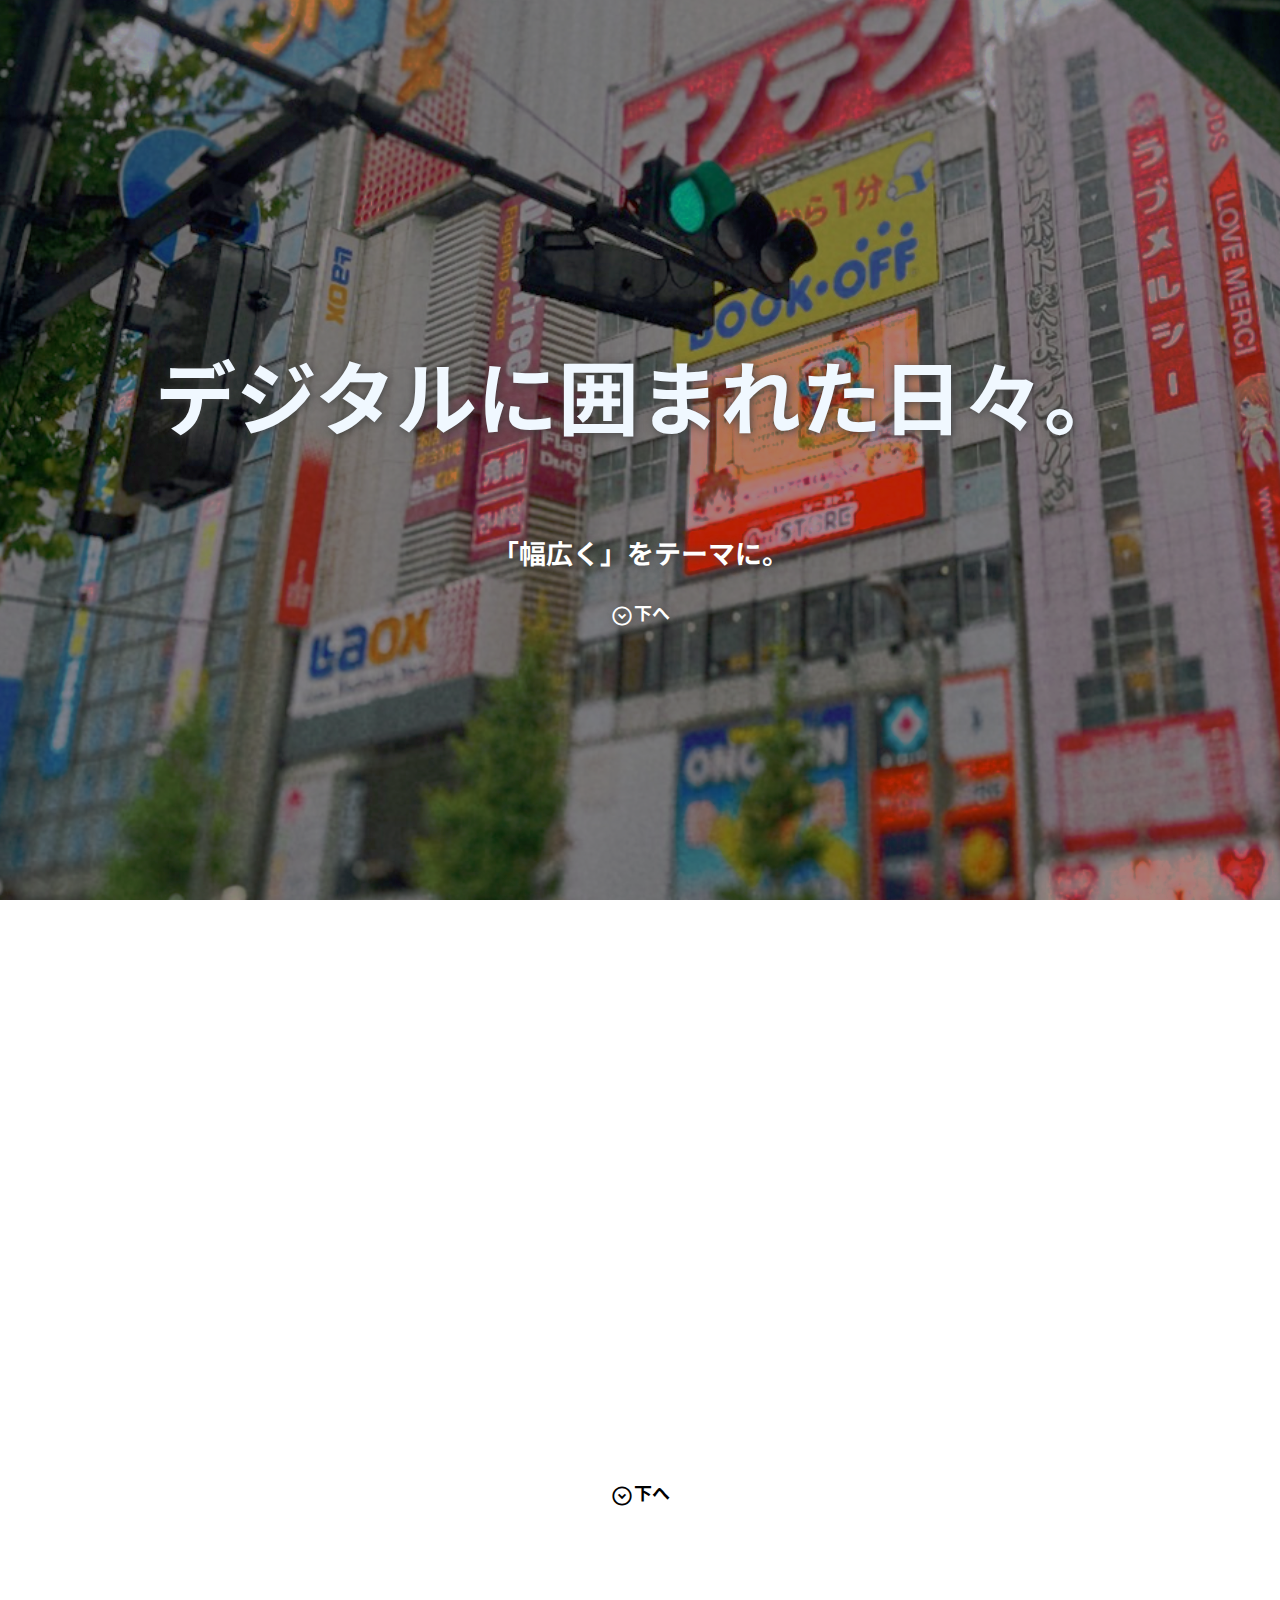
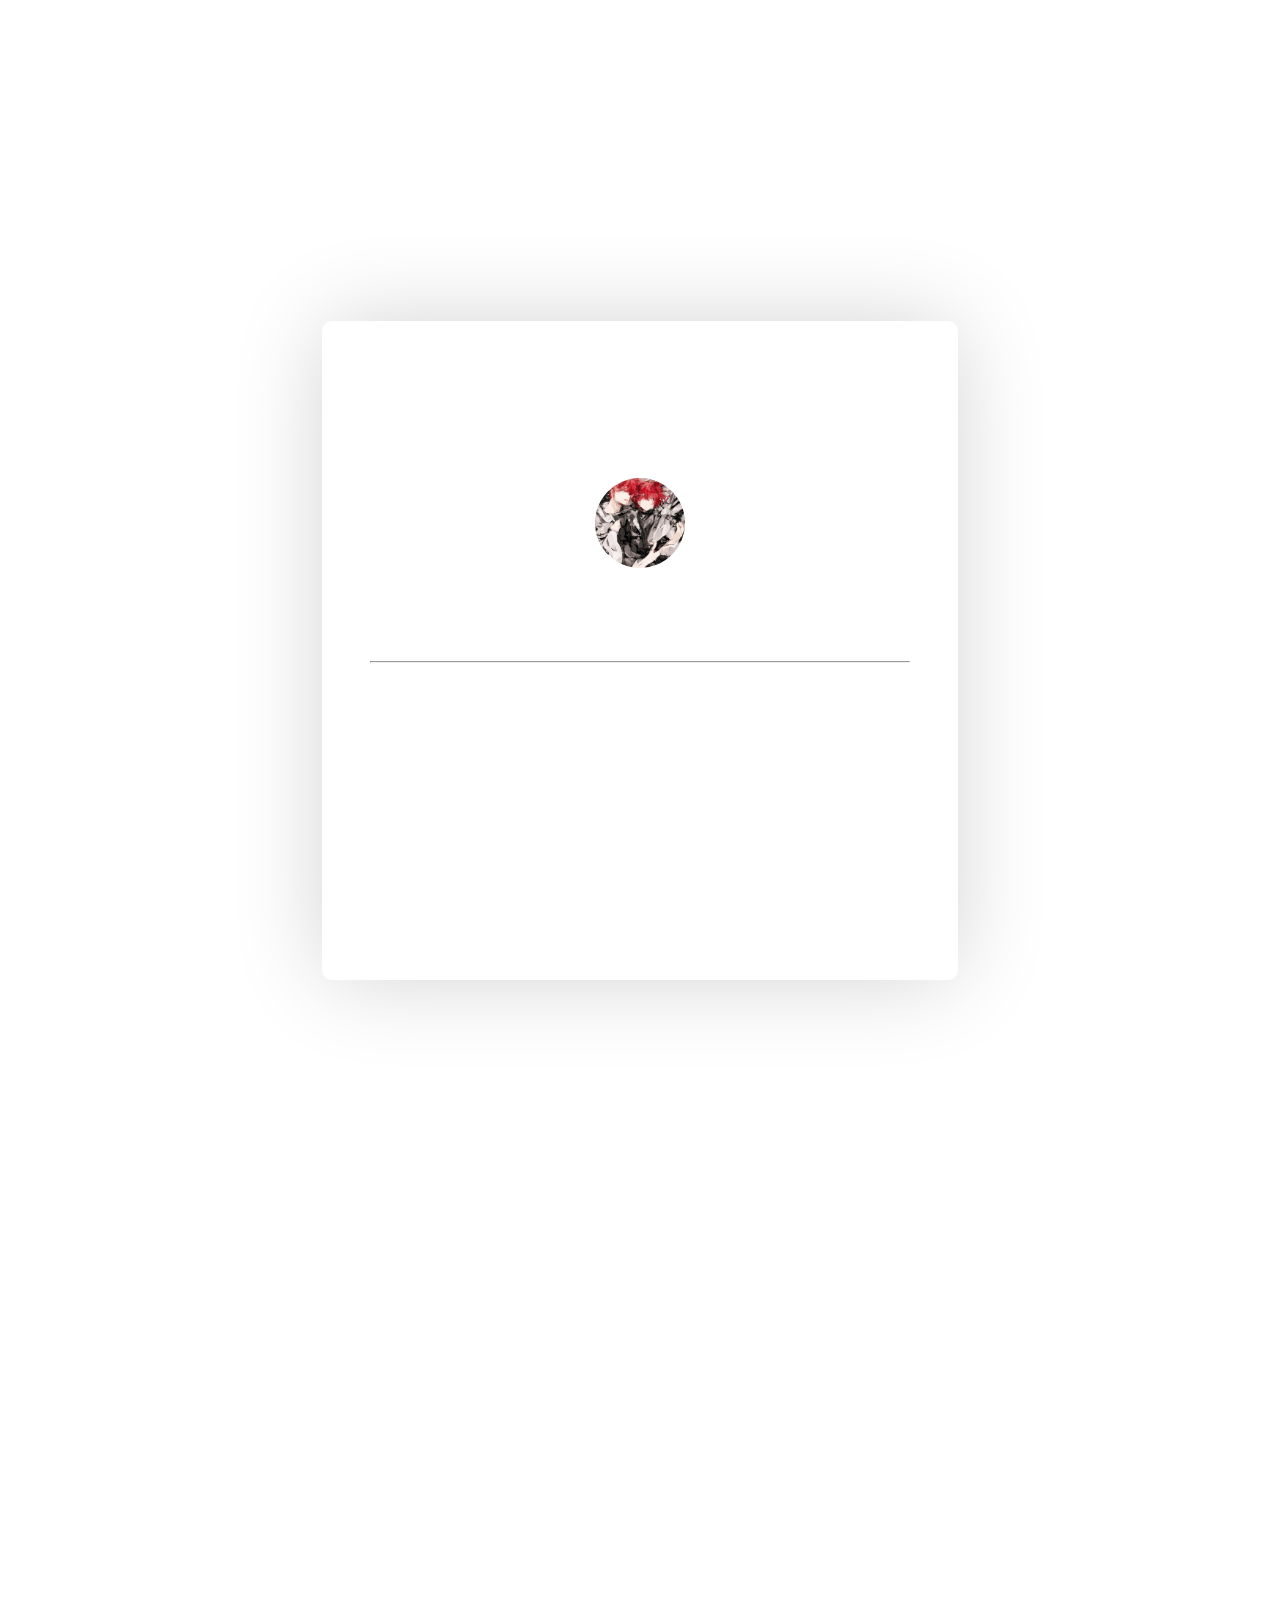
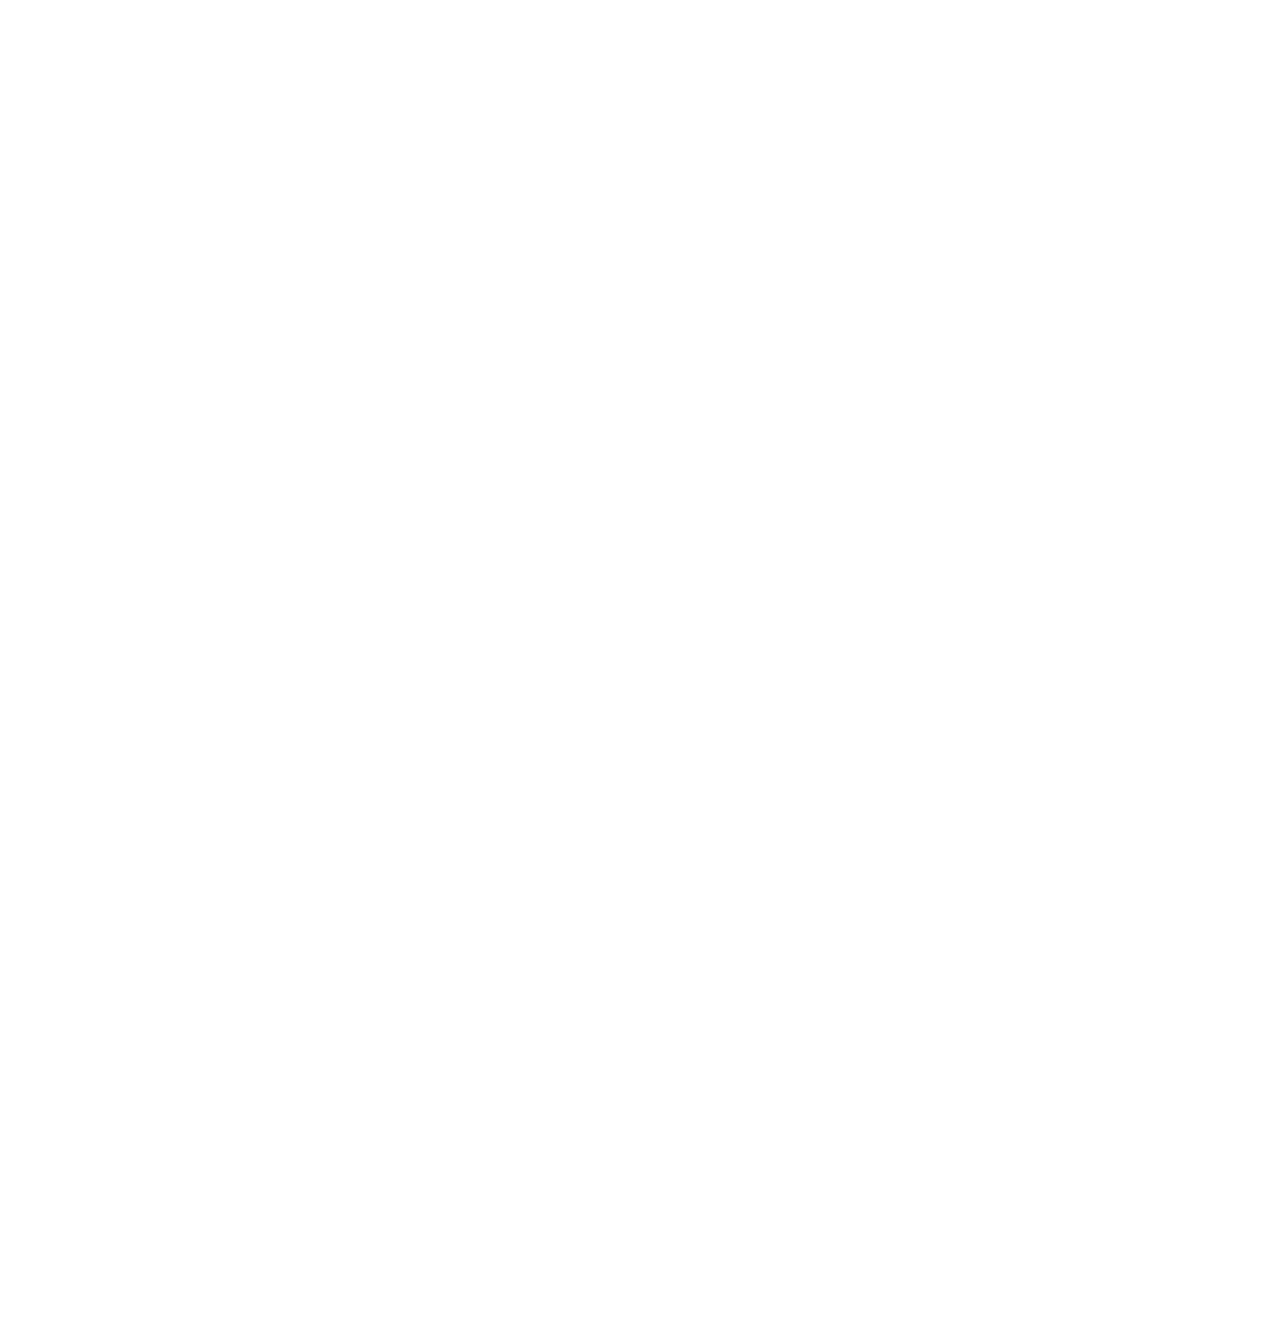
<file: index.html>
<!DOCTYPE html>
<html>

<head>
    <!--Javascriptが有効になっていない場合の警告表示-->
    <noscript>
        <div style="background-color: rgb(255, 255, 255); min-height: 110vh;">
            <h1>エラー</h1>
            <h3>Javascriptを有効にしてください。</h3>
        </div>
        <style>
            body {
                scrollbar-width: none;
                -ms-overflow-style: none;
                overflow: hidden;
            }
        </style>
    </noscript>
    <!--HTML初期設定-->
    <meta charset="UTF-8">
    <meta name="viewport" content="width=device-width, initial-scale=1">
    <!--icoの設定-->
    <link rel="shortcut icon" href="img/favicon.ico">
    <!--フォント/CSSの読み込み-->
    <link rel="preconnect" href="https://fonts.googleapis.com">
    <link rel="preconnect" href="https://fonts.gstatic.com" crossorigin>
    <link href="https://fonts.googleapis.com/css2?family=Noto+Sans+JP:wght@100;300;400;500;700;900&display=swap"
        rel="stylesheet">
    <link rel="stylesheet"
        href="https://fonts.googleapis.com/css2?family=Material+Symbols+Outlined:opsz,wght,FILL,GRAD@20..48,100..700,0..1,-50..200" />
    <link rel="stylesheet" type="text/css" href="css/style.css">
    <!--jQueryの読み込み-->
    <script src="https://code.jquery.com/jquery-3.6.3.js"
        integrity="sha256-nQLuAZGRRcILA+6dMBOvcRh5Pe310sBpanc6+QBmyVM=" crossorigin="anonymous"></script>
    <!--SEOなど-->
    <title>Ehor.work｜Ehorのホームページ</title>
    <meta name="description" content="えほが自身で制作したホームページになります。私はいろいろな便利ツールや、WEBアプリなどを制作しています。
    制作したWEBアプリなどはこのサイトで見ることができます。" />
    <!--OCG設定-->
    <meta property="og:type" content="website" />
    <meta property="og:title" content="えほ.work" />
    <meta property="og:image" content="img/icon.png" />
    <meta property="og:url" content="https://ehor.work" />
    <meta property="og:site_name" content="Ehor｜公式WEBサイト" />
    <meta property="og:description" content="えほが自身で制作したホームページになります。私はいろいろな便利ツールや、WEBアプリなどを制作しています。
        制作したWEBアプリなどはこのサイトで見ることができます。" />
    <meta name="robots" content="noarchive">
</head>
<!--ヘッダー読み込み-->
<div id="header"></div>

<body>
    <div class="akihabara">
        <div class="hero anim">
            <div class="center">
                <p style="font-size: 9vh; color: aliceblue;  animation: bg 2.6s cubic-bezier(0.22, 1, 0.36, 1) forwards;"
                    class="bold">デジタルに囲まれた日々。</p>
                <p style="font-size: 3vh;  animation: bg 2.6s cubic-bezier(0.22, 1, 0.36, 1) forwards;" class="bold">
                    「幅広く」をテーマに。</p>
                <p style="font-size: 2vh; animation: bg 2.6s cubic-bezier(0.22, 1, 0.36, 1) forwards;" class="bold">
                    <span class="material-symbols-outlined">
                        expand_circle_down
                    </span>下へ</p>
            </div>
        </div>
    </div>
    <div class="hero">
        <div class="center">
            <div class="center">
                <p class="fade_anm anm bold" style="font-size: 7vh">はじめまして。</p>
                <p class="fade_anm anm bold" style="font-size: 4vh">私はえほと言います。</p>
                <p style="font-size: 2vh; animation: bg 2.6s cubic-bezier(0.22, 1, 0.36, 1) forwards;" class="bold">
                    <span class="material-symbols-outlined">
                        expand_circle_down
                    </span>下へ</p>
            </div>
        </div>
    </div>
    <div class="hero anm bold">
        <div class="box">
            <p class="fade_anm" style="font-size: 3.5vh; text-align: center;">\ プロフィール /</p>
            <div class="center">
                <img src="img/icon.jpg" class="icon">
                <p class="fade_anm" style="font-size: 3vh;">
                    えほ/Ehor</p>
            </div>
            <hr>
            <p class="fade_anm" style="font-size: 2vh;">（私をハッシュタグで表すと...）</p>
            <p class="fade_anm" style="font-size: 3vh; text-align: left;">＃<span id="age"></span></p>
            <p class="fade_anm" style="font-size: 3vh; text-align: left;">＃オタク</p>
            <p class="fade_anm" style="font-size: 3vh; text-align: left;">＃WEBアプリ開発</p>
        </div>
    </div>

    <div class="comment">
        <div class="hero fade_anm anm bold">
            <ul>
                <li style="margin-left: 6em;">動画編集</li><br>
                <li style="margin-left: 10em;">3DCG</li><br>
                <li style="margin-left: 3em;">WEB制作</li><br>
                <li style="margin-left: 10em;">画像編集</li><br>
                <li style="margin-left: 2em;">作曲</li><br>
                <li style="margin-left: 5em;">ゲーム</li><br>
                <li style="margin-left: 7em;">デザイン</li><br>
                <li style="margin-left: 14em;">プログラミング</li><br>
            </ul>
        </div>
    </div>
    <div class="hero fade_anm anm bold">
        <div class="center">
            <p style="font-size: 5vh;" class="bold">いろんなことを</p>
            <p style="font-size: 3vh;" class="bold">「幅広く」やっています。</p>
        </div>
    </div>
</body>

</html>
<script src="js/header.js"></script>
<script src="js/anm.js"></script>
<script src="js/main.js"></script>
</file>
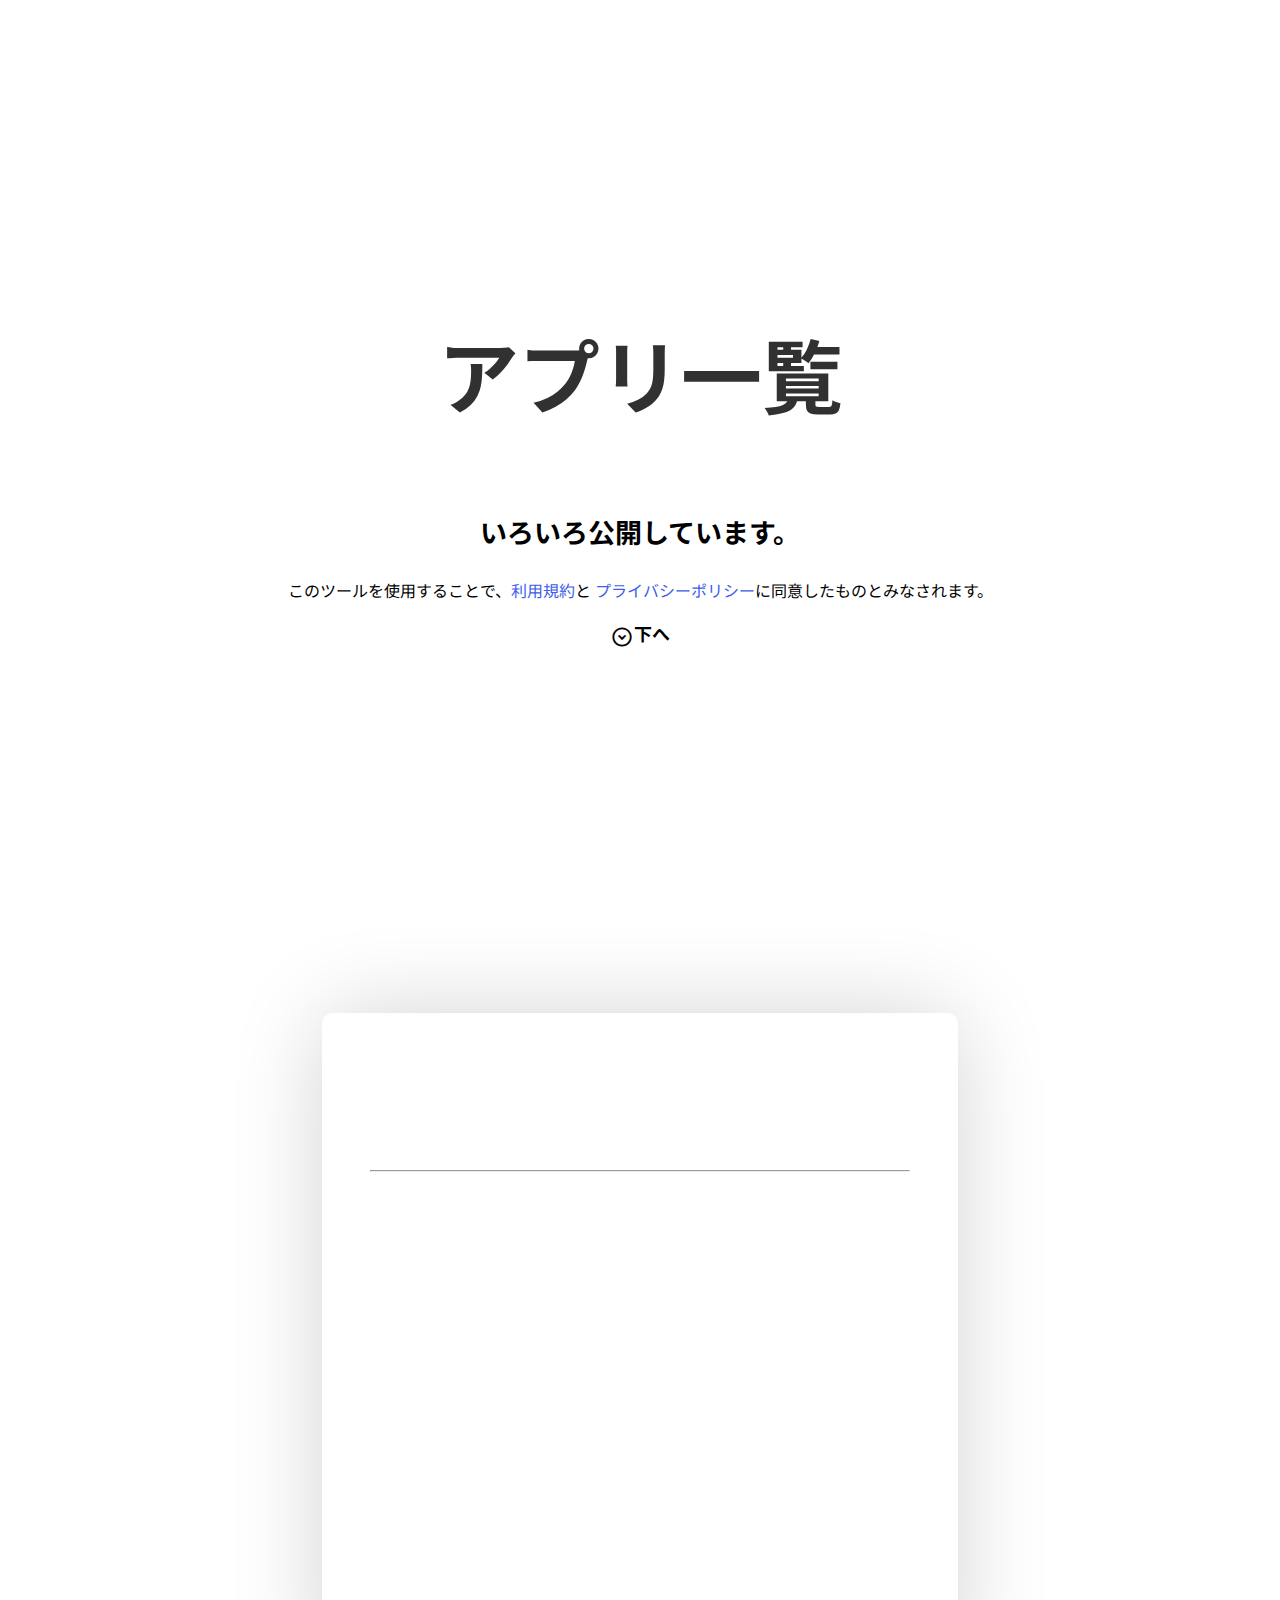
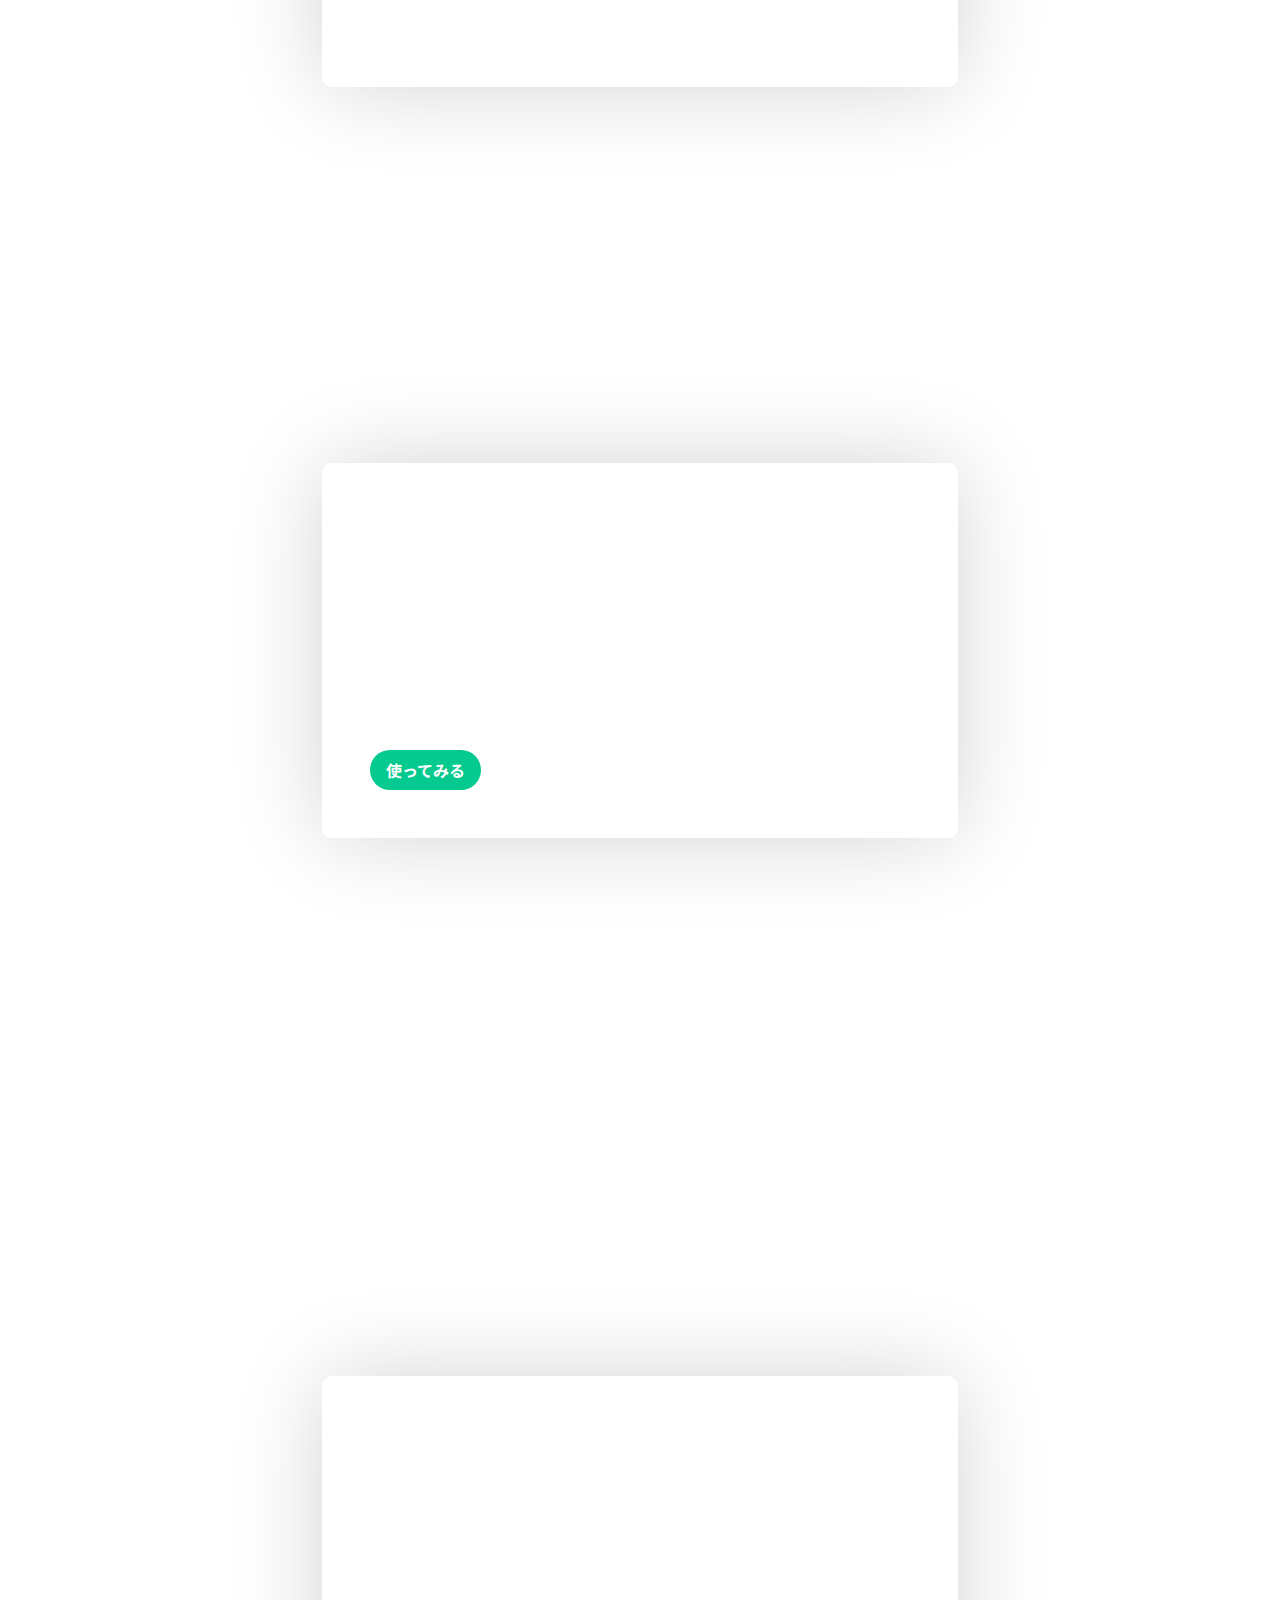
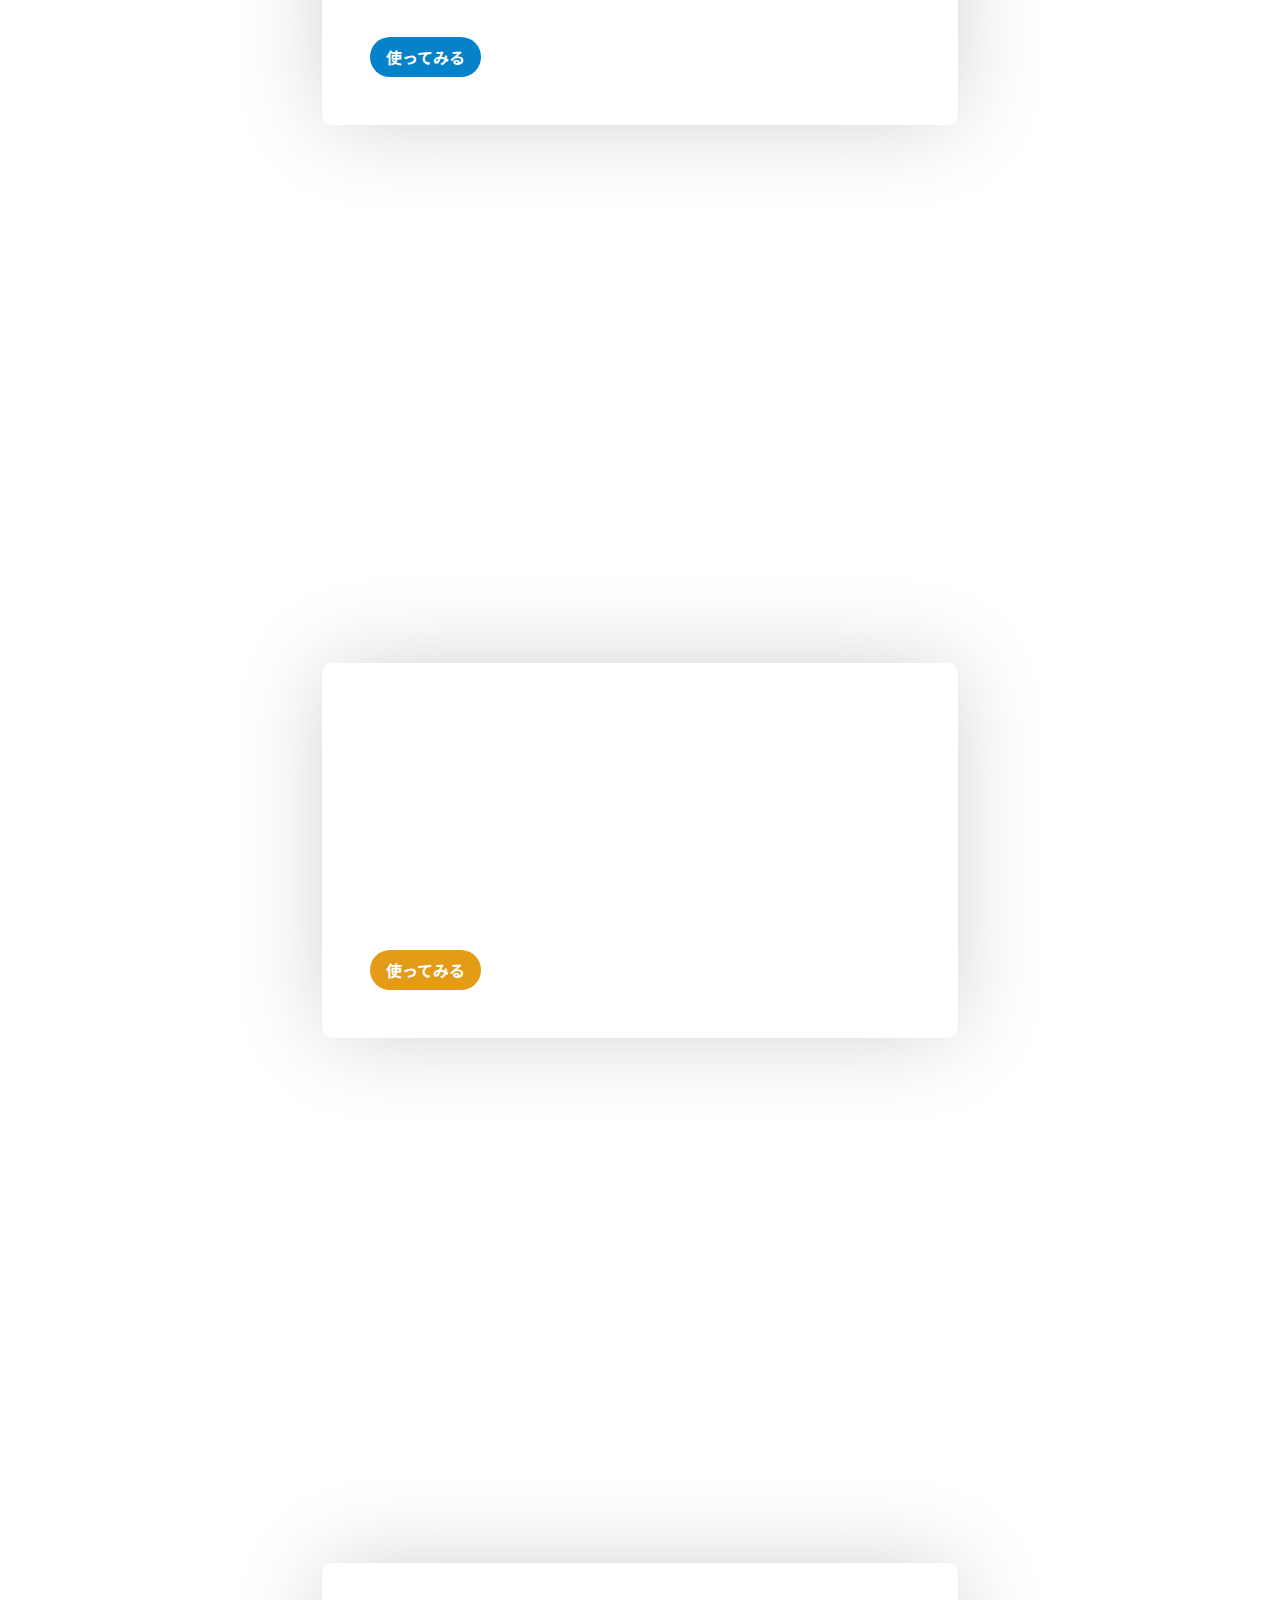
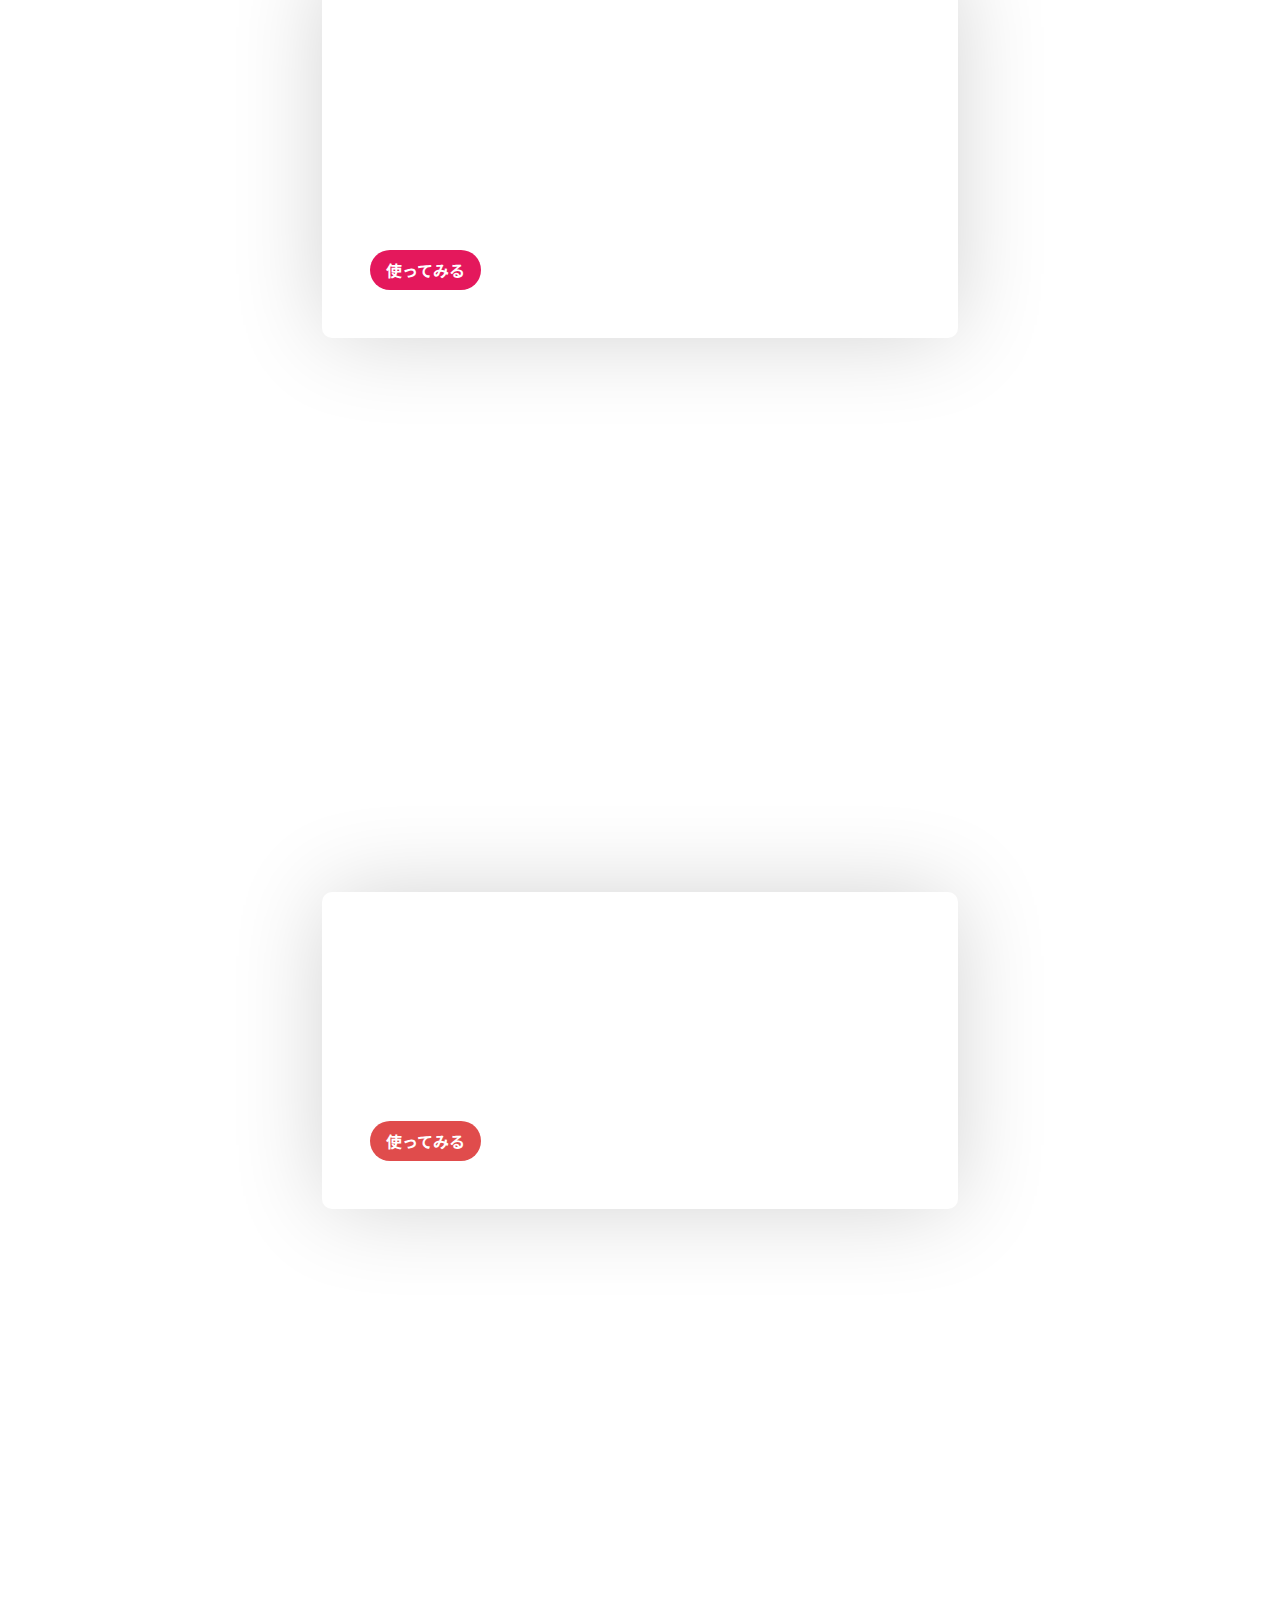
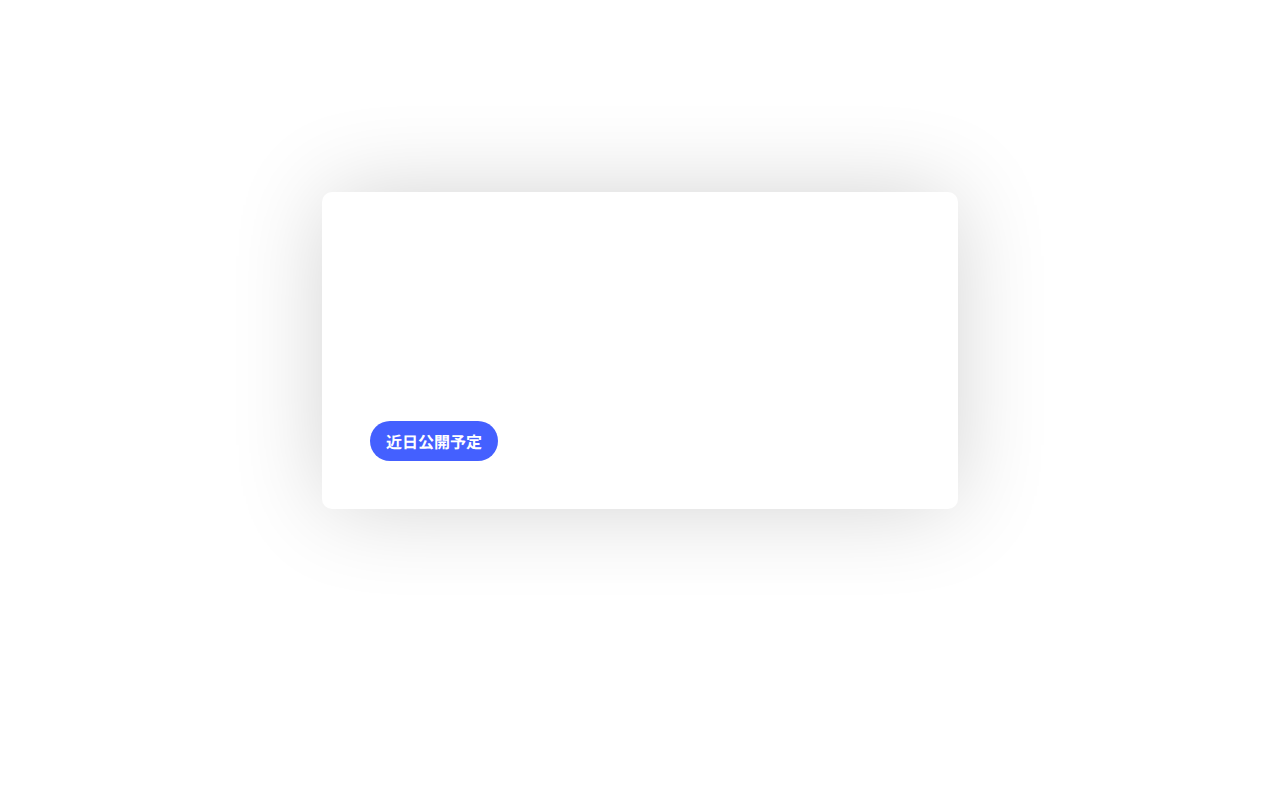
<file: app.html>
<!DOCTYPE html>
<html>

<head>
    <noscript>
        <div style="background-color: rgb(255, 255, 255); min-height: 110vh;">
            <h1>エラー</h1>
            <h3>Javascriptを有効にしてください。</h3>
        </div>
        <style>
            body {
                scrollbar-width: none;
                -ms-overflow-style: none;
                overflow: hidden;
            }
        </style>
    </noscript>
    <meta charset="UTF-8">
    <meta name="viewport" content="width=device-width, initial-scale=1">
    <link rel="preconnect" href="https://fonts.googleapis.com">
    <link rel="preconnect" href="https://fonts.gstatic.com" crossorigin>
    <link href="https://fonts.googleapis.com/css2?family=Noto+Sans+JP:wght@100;300;400;500;700;900&display=swap"
        rel="stylesheet">
    <title>Ehor.work｜Ehorのホームページ</title>
    <meta name="description" content="えほが自身で制作したホームページになります。私はいろいろな便利ツールや、WEBアプリなどを制作しています。
    制作したWEBアプリなどはこのサイトで見ることができます。" />
    <link rel="stylesheet"
        href="https://fonts.googleapis.com/css2?family=Material+Symbols+Outlined:opsz,wght,FILL,GRAD@20..48,100..700,0..1,-50..200" />
    <script src="https://code.jquery.com/jquery-3.6.3.js"
        integrity="sha256-nQLuAZGRRcILA+6dMBOvcRh5Pe310sBpanc6+QBmyVM=" crossorigin="anonymous"></script>
    <meta property="og:type" content="website" />
    <meta property="og:title" content="えほ.work" />
    <meta property="og:image" content="img/icon.png" />
    <meta property="og:url" content="https://ehor.work" />
    <meta property="og:site_name" content="Ehor｜公式WEBサイト" />
    <meta property="og:description" content="えほが自身で制作したホームページになります。私はいろいろな便利ツールや、WEBアプリなどを制作しています。
        制作したWEBアプリなどはこのサイトで見ることができます。" />

    <meta name="robots" content="noarchive">

    <link rel="shortcut icon" href="img/favicon.ico">
    <link rel="stylesheet" type="text/css" href="css/style.css">
</head>
<div id="header" style="background-color: --main-text;"></div>


<body>
    <div class="hero anim">
        <div class="center">
            <p style="font-size: 9vh; color: rgb(49, 49, 49);  animation: bg 2.6s cubic-bezier(0.22, 1, 0.36, 1) forwards;"
                class="bold">アプリ一覧</p>
            <p style="font-size: 3vh;  animation: bg 2.6s cubic-bezier(0.22, 1, 0.36, 1) forwards;" class="bold">
                いろいろ公開しています。</p>
            <p style="margin-top: 1em;">このツールを使用することで、</b><a href="https://ehor.work/user-policy.html#user-policy">利用規約</a>と
            <a href="https://ehor.work/user-policy.html#privacy-policy">プライバシーポリシー</a>に同意したものとみなされます。</p>
            <p style="font-size: 2vh; animation: bg 2.6s cubic-bezier(0.22, 1, 0.36, 1) forwards;" class="bold">
                <span class="material-symbols-outlined">
                    expand_circle_down
                </span>下へ</p>
        </div>
    </div>
    <div class="container">
        <div class="mokuji hero fade_anm-up bold">
            <div class="box">
                <p class="fade_anm" style="font-size: 3.5vh; text-align: left;">\ 目次 /</p>
                <hr>
                <a class="fade_anm" style="font-size: 2vh;">(気になるものを押してね...)</p>
                    <a class="fade_anm hover" href="#1" style="font-size: 3vh; text-align: left;">＃Saizencode</a>
                    <a class="fade_anm hover" href="#2" style="font-size: 3vh; text-align: left;">＃Plaan</a>
                    <a class="fade_anm hover" href="#3" style="font-size: 3vh; text-align: left;">＃Matiawa</a>
                    <a class="fade_anm hover" href="#4" style="font-size: 3vh; text-align: left;">＃ChocolateGift</a>
                    <a class="fade_anm hover" href="#5" style="font-size: 3vh; text-align: left;">＃褒め称えジェネレーター</a>
                    <a class="fade_anm hover" href="#6" style="font-size: 3vh; text-align: left;">＃Nonstop</a>
            </div>
        </div>
    </div>
    <section id="1">
        <div class="hero fade_anm-up bold">
            <div class="box">
                <p class="fade_anm" style="font-size: 3.5vh; text-align: left;">\ Saizencode /</p>
                <p class="fade_anm" style="font-size: 2vh; text-align: left;">サイゼリヤのメニュー番号からメニュー名に変換するアプリ。</p>
                <p class="fade_anm" style="font-size: 2vh; text-align: left;">友達からメニュー番号で送られてきた際にメニュー名で確認できます。</p>
                <a class="button" href="https://ehor-developer.github.io/Saizencode/"
                    style="background-color:rgb(5, 202, 143);">使ってみる</a>
            </div>
        </div>
    </section>
    <section id="2">
        <div class="hero fade_anm-up bold">
            <div class="box">
                <p class="fade_anm" style="font-size: 3.5vh; text-align: left;">\ Plaan /</p>
                <p class="fade_anm" style="font-size: 2vh; text-align: left;">Plaanは集中したいときに使えるアプリです。</p>
                <p class="fade_anm" style="font-size: 2vh; text-align: left;">見やすいデザインであなたの集中をサポートします。</p>
                <a class="button" href="https://ehor-developer.github.io/plaan/"
                    style="background-color:rgb(5, 130, 202);">使ってみる</a>
            </div>
        </div>
    </section>
    <section id="3">
        <div class="hero fade_anm-up bold">
            <div class="box">
                <p class="fade_anm" style="font-size: 3.5vh; text-align: left;">\ Matiawa /</p>
                <p class="fade_anm" style="font-size: 2vh; text-align: left;">WEBで動く位置情報共有アプリです。待ち合わせの時に使用できます。</p>
                <p class="fade_anm" style="font-size: 2vh; text-align: left;">大手位置情報アプリがサービス終了するため開発しました。</p>
                <a class="button" href="https://ehor-developer.github.io/Matiawa/"
                    style="background-color:rgb(228, 156, 24);">使ってみる</a>
            </div>
        </div>
    </section>
    <section id="4">
        <div class="hero fade_anm-up bold">
            <div class="box">
                <p class="fade_anm" style="font-size: 3.5vh; text-align: left;">\ ChocolateGift /</p>
                <p class="fade_anm" style="font-size: 2vh; text-align: left;">デジタルチョコレートです。20XX年はバレンタインも電子化されます。</p>
                <p class="fade_anm" style="font-size: 2vh; text-align: left;">リンクを相手に送るだけで、想いを伝える事ができます。</p>
                <a class="button" href="https://ehor-developer.github.io/tool/gift"
                    style="background-color:rgb(228, 24, 92);">使ってみる</a>
            </div>
        </div>
    </section>
    <section id="5">
        <div class="hero fade_anm-up bold">
            <div class="box">
                <p class="fade_anm" style="font-size: 2.5vh; text-align: left;">\ 褒め称えジェネレーター /</p>
                <p class="fade_anm" style="font-size: 2vh; text-align: left;">SNSにはチクチクした言葉ばかり。</p>
                <p class="fade_anm" style="font-size: 2vh; text-align: left;">この文を送るだけで、相手が幸せな気持ちになれるはず。</p>
                <a class="button" href="https://ehor-developer.github.io/tool/hometatae"
                    style="background-color:rgb(224, 76, 76);">使ってみる</a>
            </div>
        </div>
    </section>
    <section id="6">
        <div class="hero fade_anm-up bold">
            <div class="box">
                <p class="fade_anm" style="font-size: 2.5vh; text-align: left;">\＃Nonstop /</p>
                <p class="fade_anm" style="font-size: 2vh; text-align: left;">ダウンロード版Plaan。</p>
                <p class="fade_anm" style="font-size: 2vh; text-align: left;">こちらのほうがUIが整っています。安定性も高いです。</p>
                <a class="button" href="https://ehor-developer.github.io/tool/hometatae"
                    style="background-color:rgb(68, 96, 255);">近日公開予定</a>
            </div>
        </div>
    </section>
</body>

</html>
<script src="js/header.js"></script>
<script src="js/anm.js"></script>
</file>
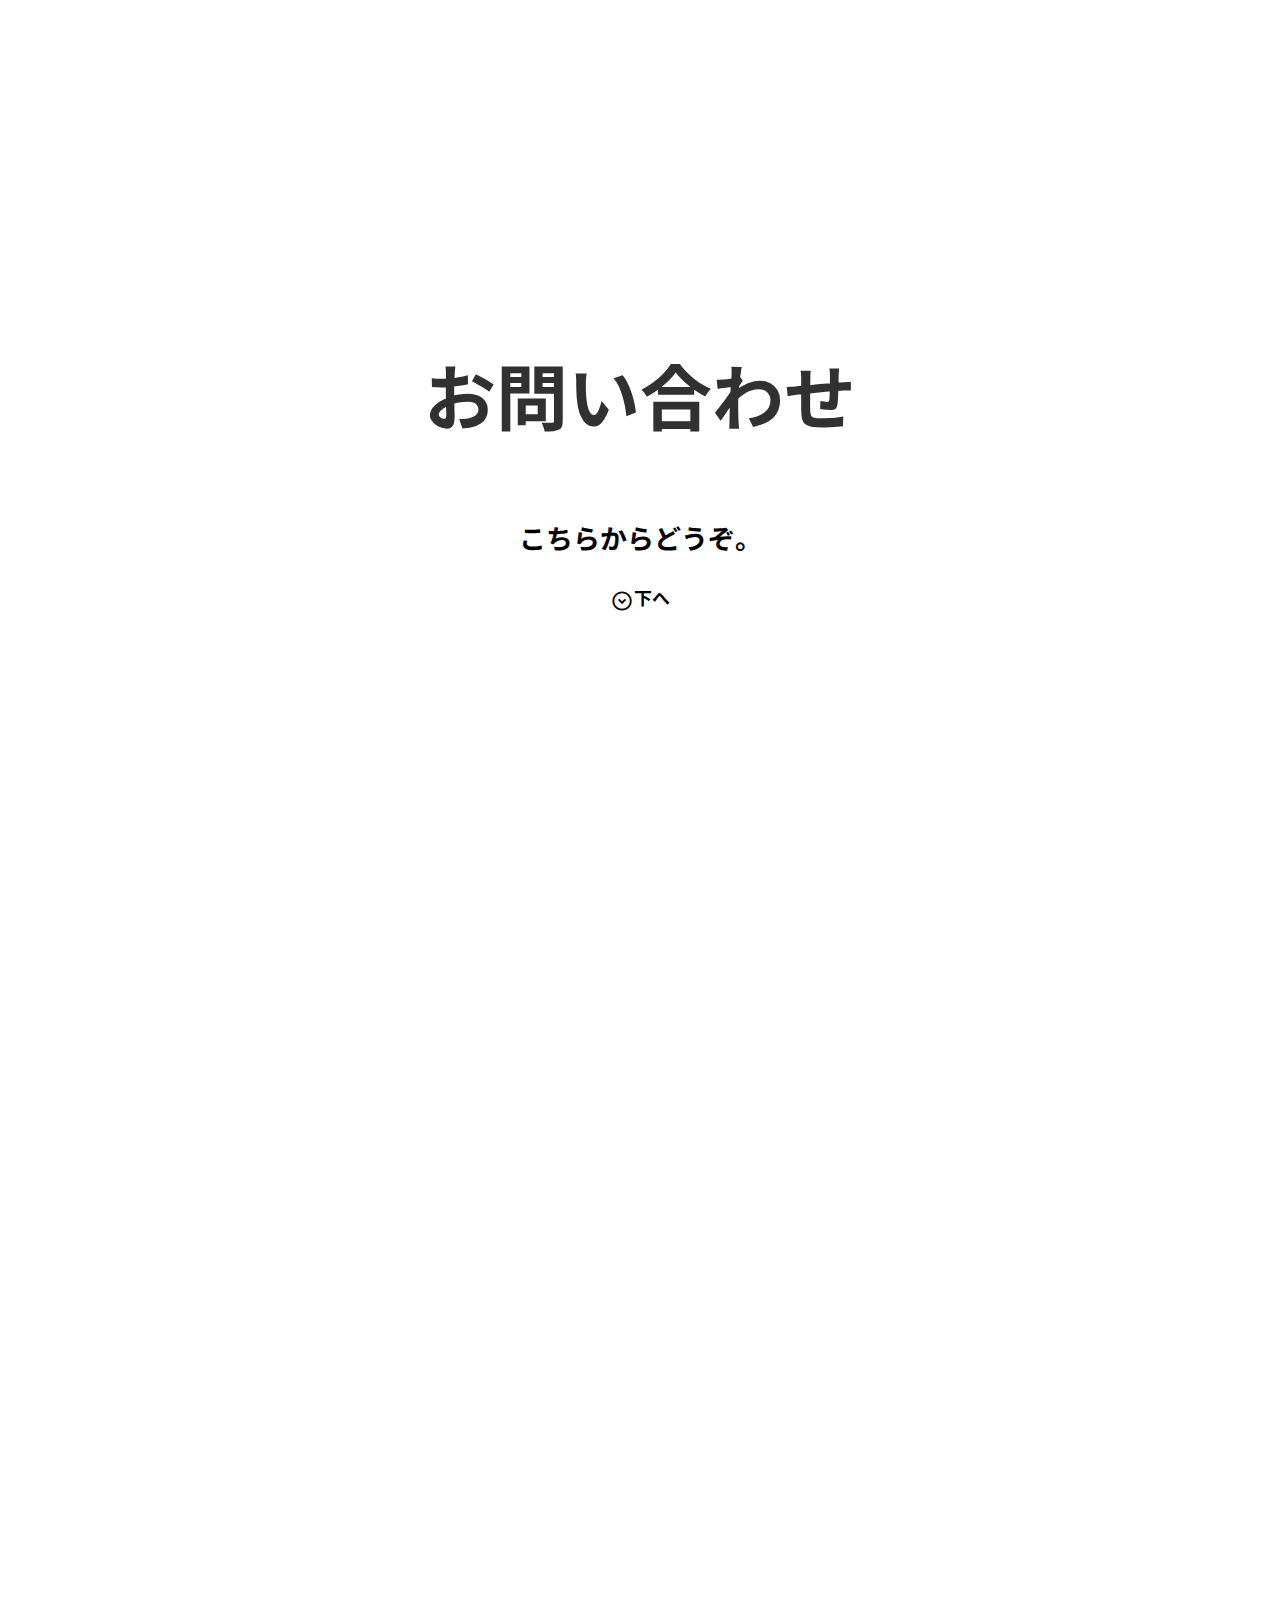
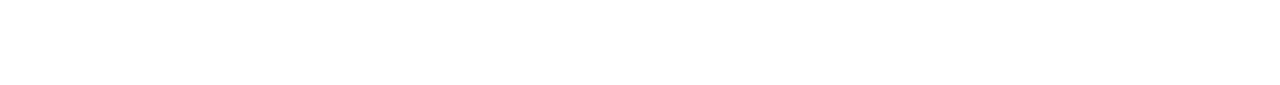
<file: contact.html>
<!DOCTYPE html>
<html>

<head>
    <!--Javascriptが有効になっていない場合の警告表示-->
    <noscript>
        <div style="background-color: rgb(255, 255, 255); min-height: 110vh;">
            <h1>エラー</h1>
            <h3>Javascriptを有効にしてください。</h3>
        </div>
        <style>
            body {
                scrollbar-width: none;
                -ms-overflow-style: none;
                overflow: hidden;
            }
        </style>
    </noscript>
    <!--HTML初期設定-->
    <meta charset="UTF-8">
    <meta name="viewport" content="width=device-width, initial-scale=1">
    <!--icoの設定-->
    <link rel="shortcut icon" href="img/favicon.ico">
    <!--フォント/CSSの読み込み-->
    <link rel="preconnect" href="https://fonts.googleapis.com">
    <link rel="preconnect" href="https://fonts.gstatic.com" crossorigin>
    <link href="https://fonts.googleapis.com/css2?family=Noto+Sans+JP:wght@100;300;400;500;700;900&display=swap"
        rel="stylesheet">
    <link rel="stylesheet"
        href="https://fonts.googleapis.com/css2?family=Material+Symbols+Outlined:opsz,wght,FILL,GRAD@20..48,100..700,0..1,-50..200" />
    <link rel="stylesheet" type="text/css" href="css/style.css">
    <!--jQueryの読み込み-->
    <script src="https://code.jquery.com/jquery-3.6.3.js"
        integrity="sha256-nQLuAZGRRcILA+6dMBOvcRh5Pe310sBpanc6+QBmyVM=" crossorigin="anonymous"></script>
    <!--SEOなど-->
    <title>Ehor.work｜Ehorのホームページ</title>
    <meta name="description" content="えほが自身で制作したホームページになります。私はいろいろな便利ツールや、WEBアプリなどを制作しています。
    制作したWEBアプリなどはこのサイトで見ることができます。" />
    <!--OCG設定-->
    <meta property="og:type" content="website" />
    <meta property="og:title" content="えほ.work" />
    <meta property="og:image" content="img/icon.png" />
    <meta property="og:url" content="https://ehor.work" />
    <meta property="og:site_name" content="Ehor｜公式WEBサイト" />
    <meta property="og:description" content="えほが自身で制作したホームページになります。私はいろいろな便利ツールや、WEBアプリなどを制作しています。
        制作したWEBアプリなどはこのサイトで見ることができます。" />
    <meta name="robots" content="noarchive">
</head>
<!--ヘッダー読み込み-->
<div id="header"></div>


<body>
    <div class="hero anim">
        <div class="center">
            <p style="font-size: 8vh; color: rgb(49, 49, 49);  animation: bg 2.6s cubic-bezier(0.22, 1, 0.36, 1) forwards;"
                class="bold">お問い合わせ</p>
            <p style="font-size: 3vh;  animation: bg 2.6s cubic-bezier(0.22, 1, 0.36, 1) forwards;" class="bold">
                こちらからどうぞ。</p>
            <p style="font-size: 2vh; animation: bg 2.6s cubic-bezier(0.22, 1, 0.36, 1) forwards;" class="bold">
                <span class="material-symbols-outlined">
                    expand_circle_down
                </span>下へ</p>
        </div>
    </div>
    <iframe class="fade_anm-up"
        src="https://docs.google.com/forms/d/e/1FAIpQLSeUxw5TF8KB5dqiHxcH2YEuluTUUryKeUDeaBmIBFqSi3UiqA/viewform?embedded=true"
        width="100%" height="780px" frameborder="0" marginheight="0" marginwidth="0" scrolling="no">読み込んでいます…</iframe>
</body>
<script src="js/header.js"></script>
<script src="js/anm.js"></script>
</file>
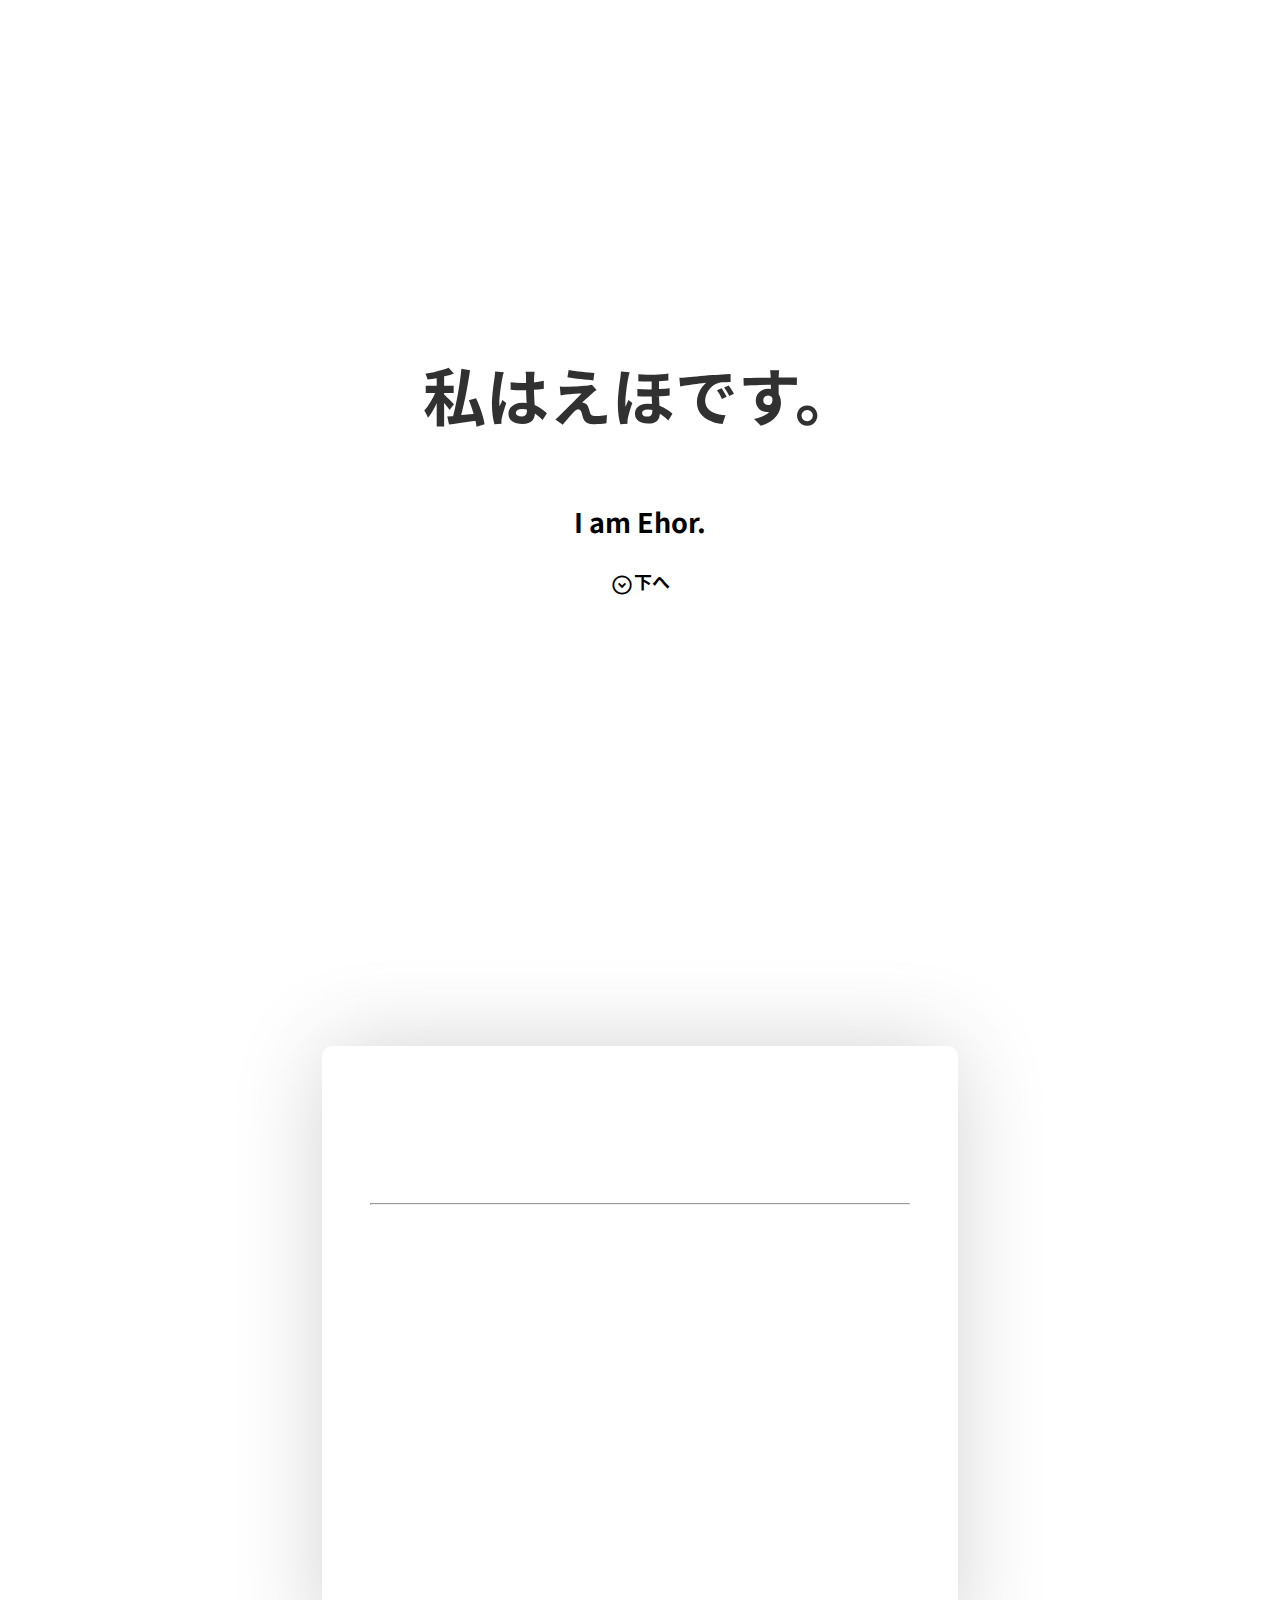
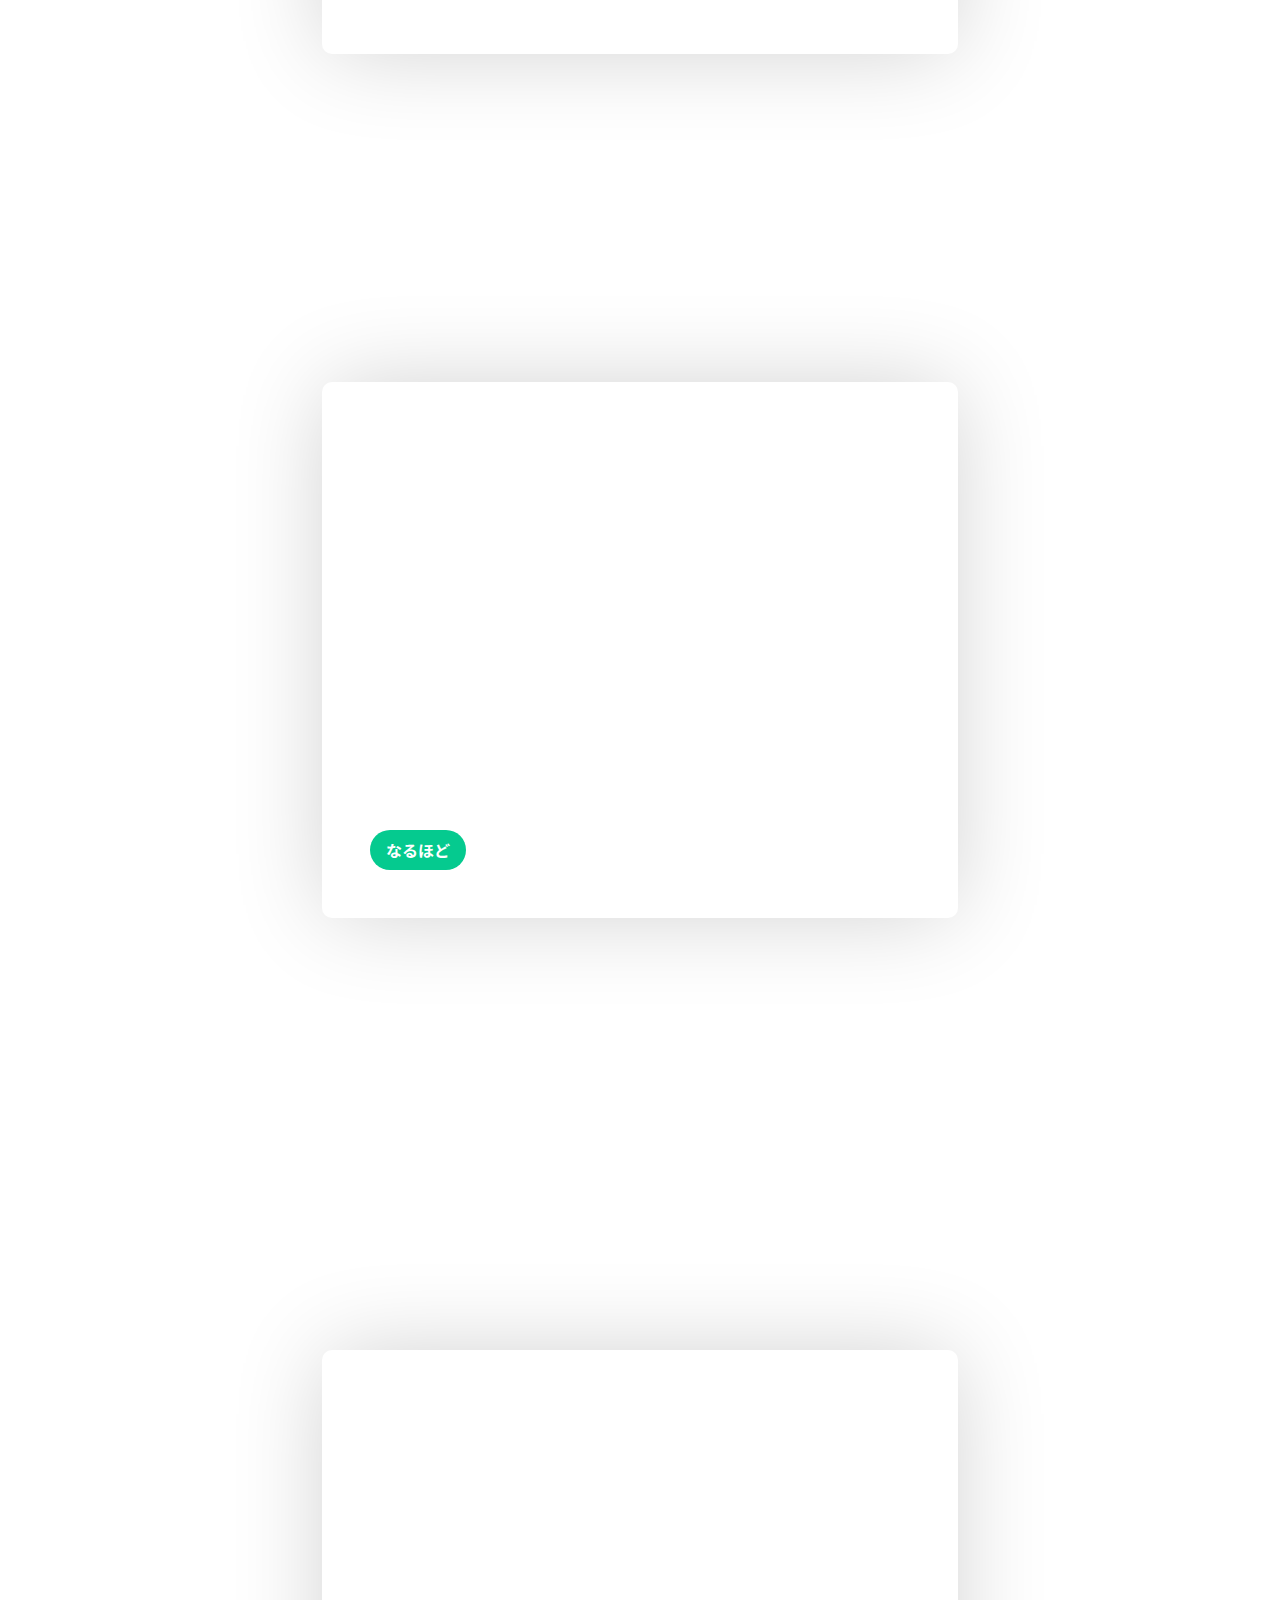
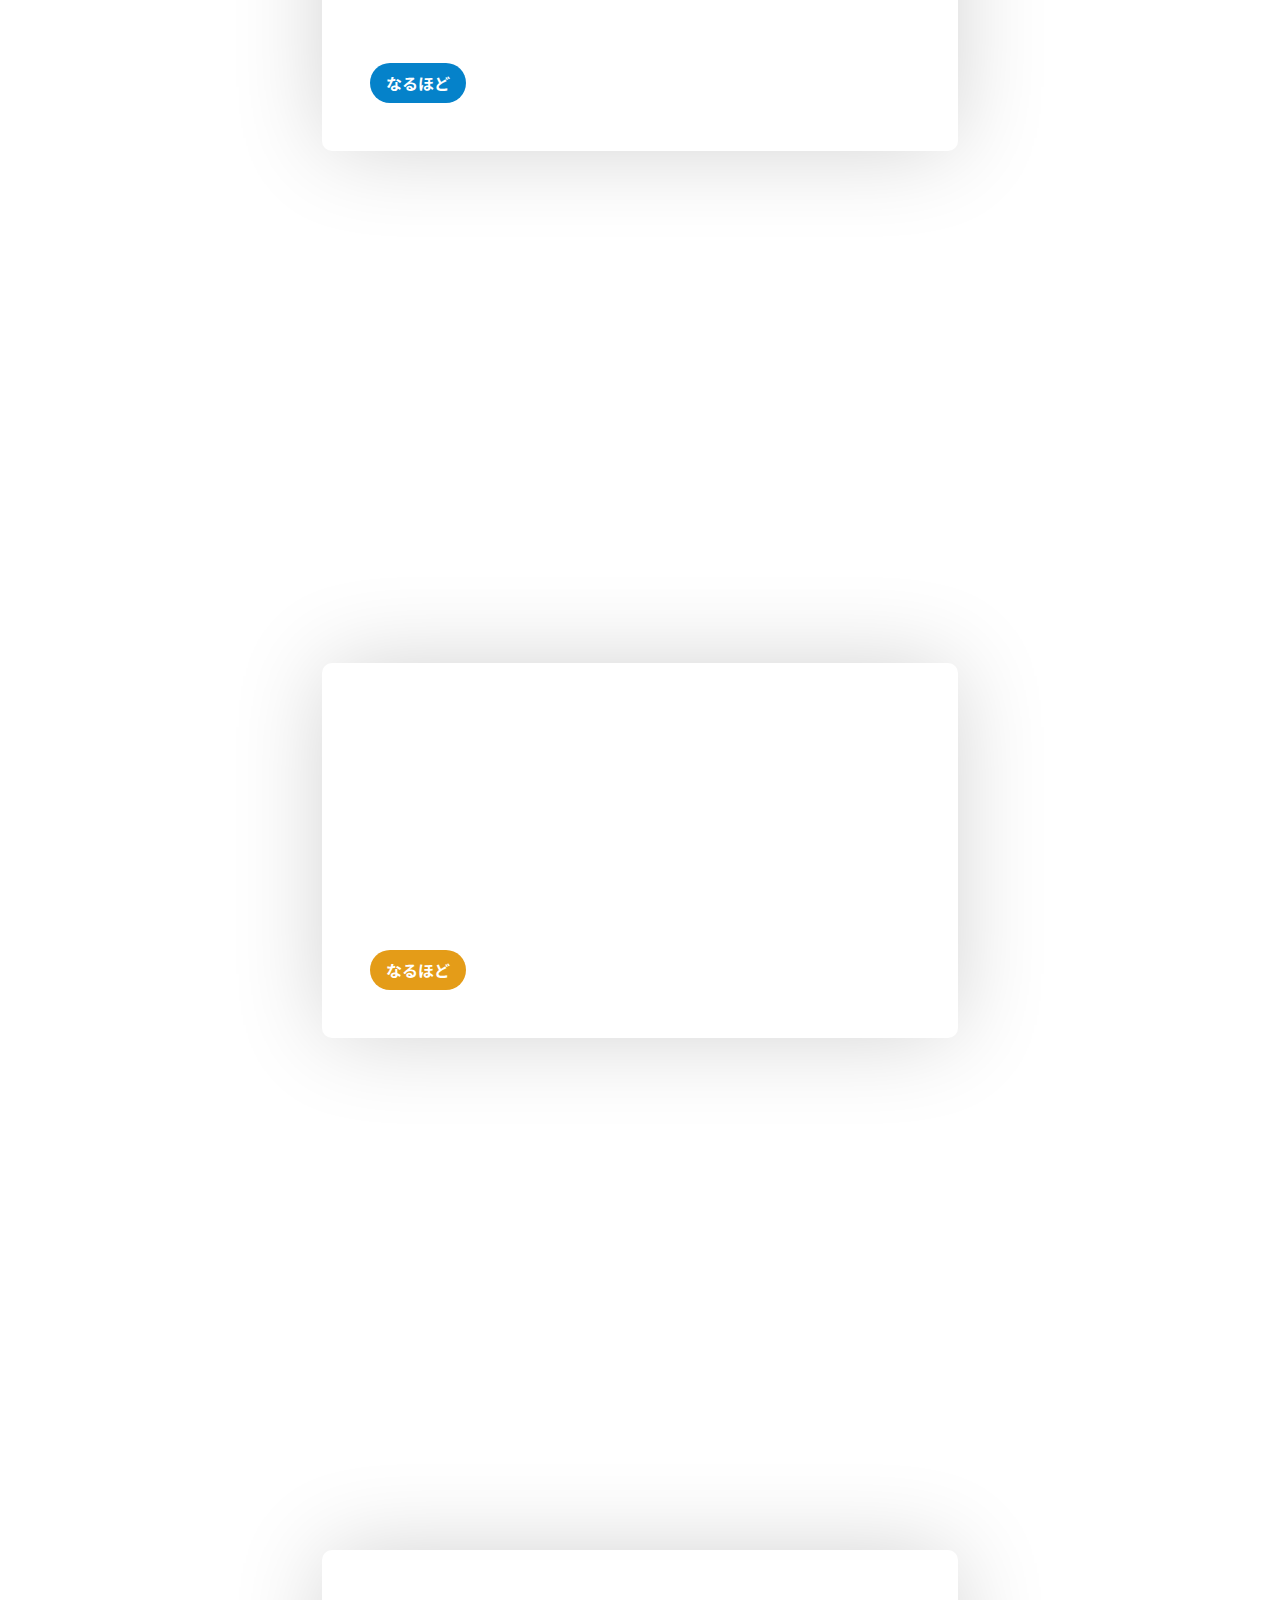
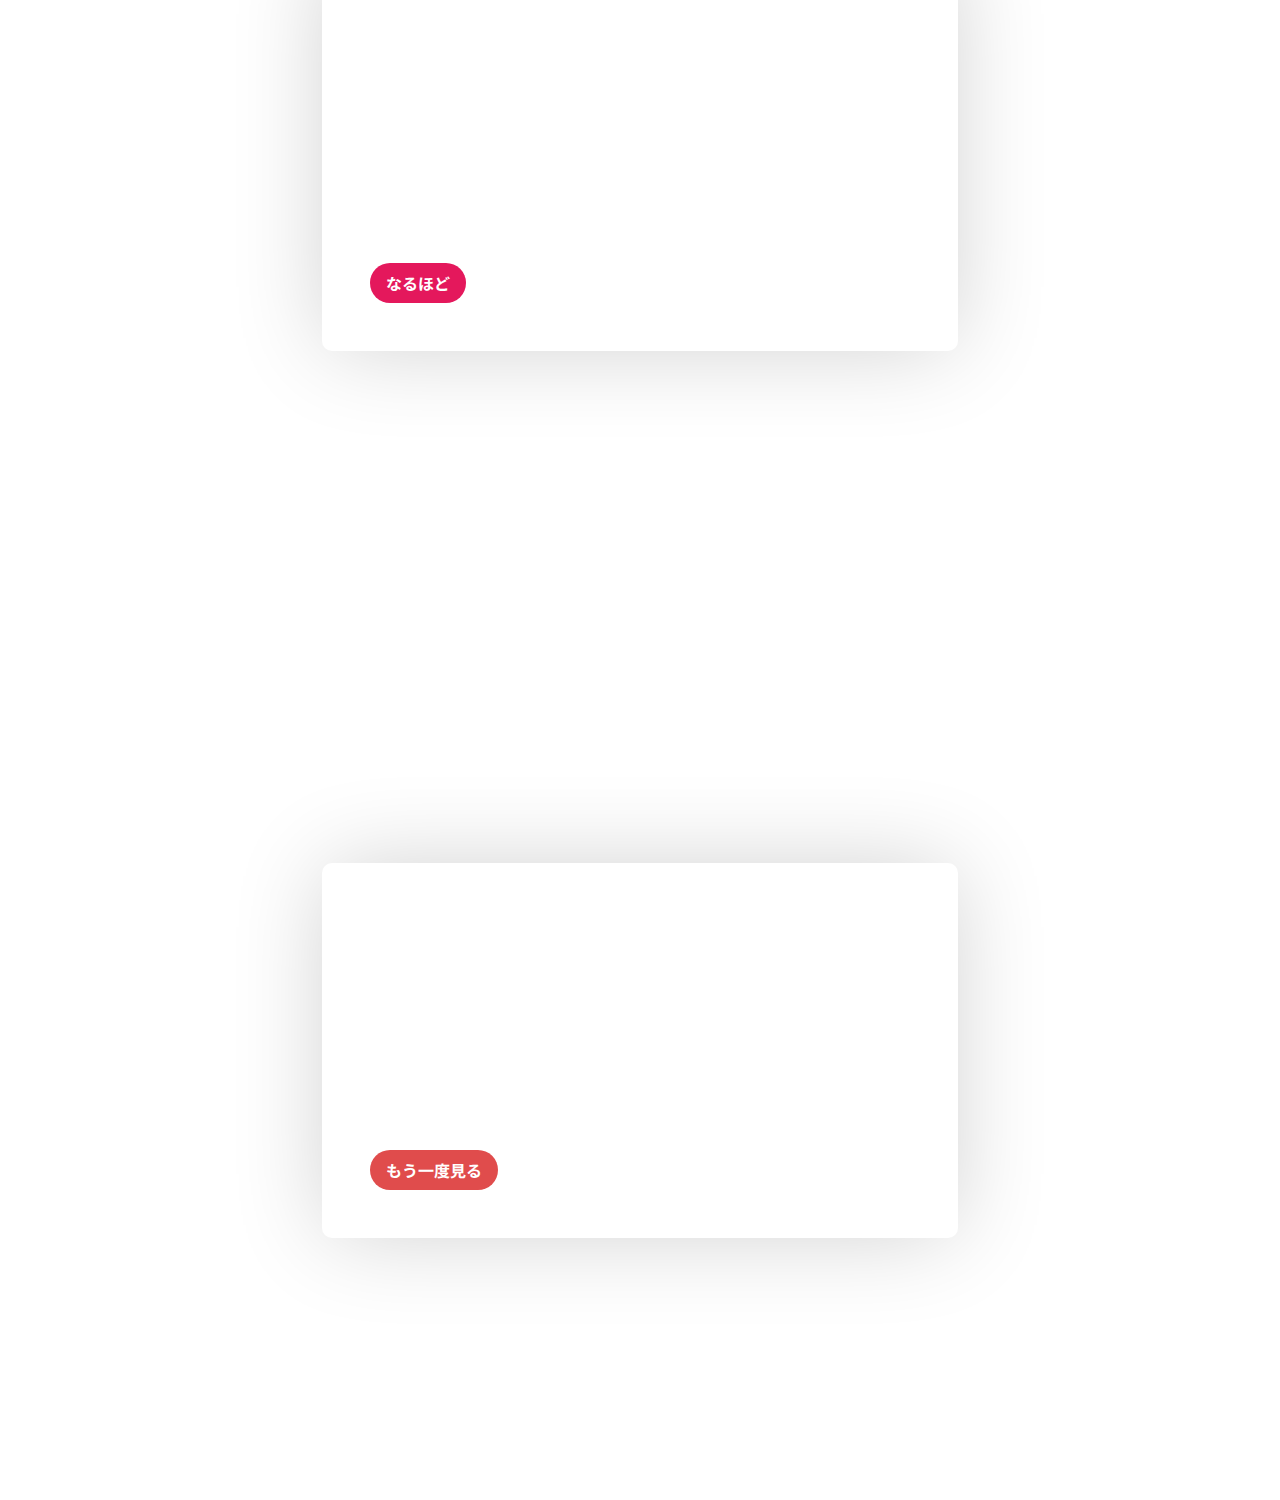
<file: profile.html>
<!DOCTYPE html>
<html>

<head>
    <!--Javascriptが有効になっていない場合の警告表示-->
    <noscript>
        <div style="background-color: rgb(255, 255, 255); min-height: 110vh;">
            <h1>エラー</h1>
            <h3>Javascriptを有効にしてください。</h3>
        </div>
        <style>
            body {
                scrollbar-width: none;
                -ms-overflow-style: none;
                overflow: hidden;
            }
        </style>
    </noscript>
    <!--HTML初期設定-->
    <meta charset="UTF-8">
    <meta name="viewport" content="width=device-width, initial-scale=1">
    <!--icoの設定-->
    <link rel="shortcut icon" href="img/favicon.ico">
    <!--フォント/CSSの読み込み-->
    <link rel="preconnect" href="https://fonts.googleapis.com">
    <link rel="preconnect" href="https://fonts.gstatic.com" crossorigin>
    <link href="https://fonts.googleapis.com/css2?family=Noto+Sans+JP:wght@100;300;400;500;700;900&display=swap"
        rel="stylesheet">
    <link rel="stylesheet"
        href="https://fonts.googleapis.com/css2?family=Material+Symbols+Outlined:opsz,wght,FILL,GRAD@20..48,100..700,0..1,-50..200" />
    <link rel="stylesheet" type="text/css" href="css/style.css">
    <!--jQueryの読み込み-->
    <script src="https://code.jquery.com/jquery-3.6.3.js"
        integrity="sha256-nQLuAZGRRcILA+6dMBOvcRh5Pe310sBpanc6+QBmyVM=" crossorigin="anonymous"></script>
    <!--SEOなど-->
    <title>Ehor.work｜Ehorのホームページ</title>
    <meta name="description" content="えほが自身で制作したホームページになります。私はいろいろな便利ツールや、WEBアプリなどを制作しています。
    制作したWEBアプリなどはこのサイトで見ることができます。" />
    <!--OCG設定-->
    <meta property="og:type" content="website" />
    <meta property="og:title" content="えほ.work" />
    <meta property="og:image" content="img/icon.png" />
    <meta property="og:url" content="https://ehor.work" />
    <meta property="og:site_name" content="Ehor｜公式WEBサイト" />
    <meta property="og:description" content="えほが自身で制作したホームページになります。私はいろいろな便利ツールや、WEBアプリなどを制作しています。
        制作したWEBアプリなどはこのサイトで見ることができます。" />
    <meta name="robots" content="noarchive">
</head>
<!--ヘッダー読み込み-->
<div id="header"></div>

<body>
    <div class="hero anim">
        <div class="center">
            <p style="font-size: 7vh; color: rgb(49, 49, 49);  animation: bg 2.6s cubic-bezier(0.22, 1, 0.36, 1) forwards;"
                class="bold">私はえほです。</p>
            <p style="font-size: 3vh;  animation: bg 2.6s cubic-bezier(0.22, 1, 0.36, 1) forwards;" class="bold">
                I am Ehor.</p>
            <p style="font-size: 2vh; animation: bg 2.6s cubic-bezier(0.22, 1, 0.36, 1) forwards;" class="bold">
                <span class="material-symbols-outlined">
                    expand_circle_down
                </span>下へ</p>
        </div>
    </div>
    <div class="mokuji hero fade_anm-up bold">
        <div class="box">
            <p class="fade_anm" style="font-size: 3.5vh; text-align: left;">| About Me</p>
            <hr>
            <a class="fade_anm" style="font-size: 2vh;">(気になるものを押してね)</p>
                <a class="fade_anm hover" href="#1" style="font-size: 3vh; text-align: left;">＃<span
                        id="age">14歳</span></a>
                <a class="fade_anm hover" href="#2" style="font-size: 3vh; text-align: left;">＃プログラミング</a>
                <a class="fade_anm hover" href="#3" style="font-size: 3vh; text-align: left;">＃オタク</a>
                <a class="fade_anm hover" href="#4" style="font-size: 3vh; text-align: left;">＃話すこと大好き</a>
                <a class="fade_anm hover" href="#5" style="font-size: 3vh; text-align: left;">＃負けず嫌い</a>
        </div>
    </div>
    <section id="1">
        <div class="hero fade_anm-up bold">
            <div class="box">
                <p class="fade_anm" style="font-size: 3.5vh; text-align: left;">\ 2008年生まれなの？ /</p>
                <p class="fade_anm" style="font-size: 2vh; text-align: left;">はい。2008年といえば「iPhone 3G」が発売された年ですね。</p>
                <p class="fade_anm" style="font-size: 2vh; text-align: left;">ちなみに、私が初めて触ったiPhoneの機種は母の「iPhone4」です。</p>
                <script>

                </script>
                </head>
                <h1 class="fade_anm">誕生日まで<span class="material-symbols-outlined">cake</span></h1>
                <div class="fade_anm">
                    <p id="message"></p>
                    <div id="timer"  style="display: flex;">
                        <p><span id="days" class="time fade_anm-up"></span>日</p>
                        <p><span id="hours" class="time fade_anm-up"></span>時間</p>
                        <p><span id="minutes" class="time fade_anm-up"></span>分</p>
                        <p><span id="seconds" class="time fade_anm-up"></span>秒</p>
                    </div>
                </div>
                <a class="button" href="#2" style="background-color:rgb(5, 202, 143);">なるほど</a>
            </div>
        </div>
    </section>
    <section id="2">
        <div class="hero fade_anm-up bold">
            <div class="box">
                <p class="fade_anm" style="font-size: 3.5vh; text-align: left;">\プログラミング好き？/</p>
                <p class="fade_anm" style="font-size: 2vh; text-align: left;">はい!得意ではありませんが大好きです。<br>いろんなものを作っています。</p>
                <p class="fade_anm" style="font-size: 2vh; text-align: left;">ちなみにデザインも大好きです。<br>まあ幅広くやっています。</p>
                <a class="button" href="#3" style="background-color:rgb(5, 130, 202);">なるほど</a>
            </div>
        </div>
    </section>
    <section id="3">
        <div class="hero fade_anm-up bold">
            <div class="box">
                <p class="fade_anm" style="font-size: 3.5vh; text-align: left;">\ オタクですか？ /</p>
                <p class="fade_anm" style="font-size: 2vh; text-align: left;">笑笑。そうですね。自分でも認めます...</p>
                <p class="fade_anm" style="font-size: 2vh; text-align: left;">まあ先述の通り幅広くやっているので、<br>もしかしたらそうなるかもしれません...
                </p>
                <a class="button" href="#4" style="background-color:rgb(228, 156, 24);">なるほど</a>
            </div>
        </div>
    </section>
    <section id="4">
        <div class="hero fade_anm-up bold">
            <div class="box">
                <p class="fade_anm" style="font-size: 3.5vh; text-align: left;">\ 話すこと好き？ /</p>
                <p class="fade_anm" style="font-size: 2vh; text-align: left;">そうですね。<br>喋りすぎるくらいかもしれません...</p>
                <p class="fade_anm" style="font-size: 2vh; text-align: left;">基本はDMなど返信しているので、<br>もしよろしければ...</p>
                <a class="button" href="#5" style="background-color:rgb(228, 24, 92);">なるほど</a>
            </div>
        </div>
    </section>
    <section id="5">
        <div class="hero fade_anm-up bold">
            <div class="box">
                <p class="fade_anm" style="font-size: 3.5vh; text-align: left;">\ 負けず嫌い？ /</p>
                <p class="fade_anm" style="font-size: 2vh; text-align: left;">まあそうですね。<br>「もっと良く見られたい...」と思ったりします...</p>
                <p class="fade_anm" style="font-size: 2vh; text-align: left;">競争するのが好きなのかもしれません...</p>
                <a class="button" href="#1" style="background-color:rgb(224, 76, 76);">もう一度見る</a>
            </div>
        </div>
    </section>
</body>

</html>
<script src="js/header.js"></script>
<script src="js/anm.js"></script>
<script src="js/main.js"></script>
</file>
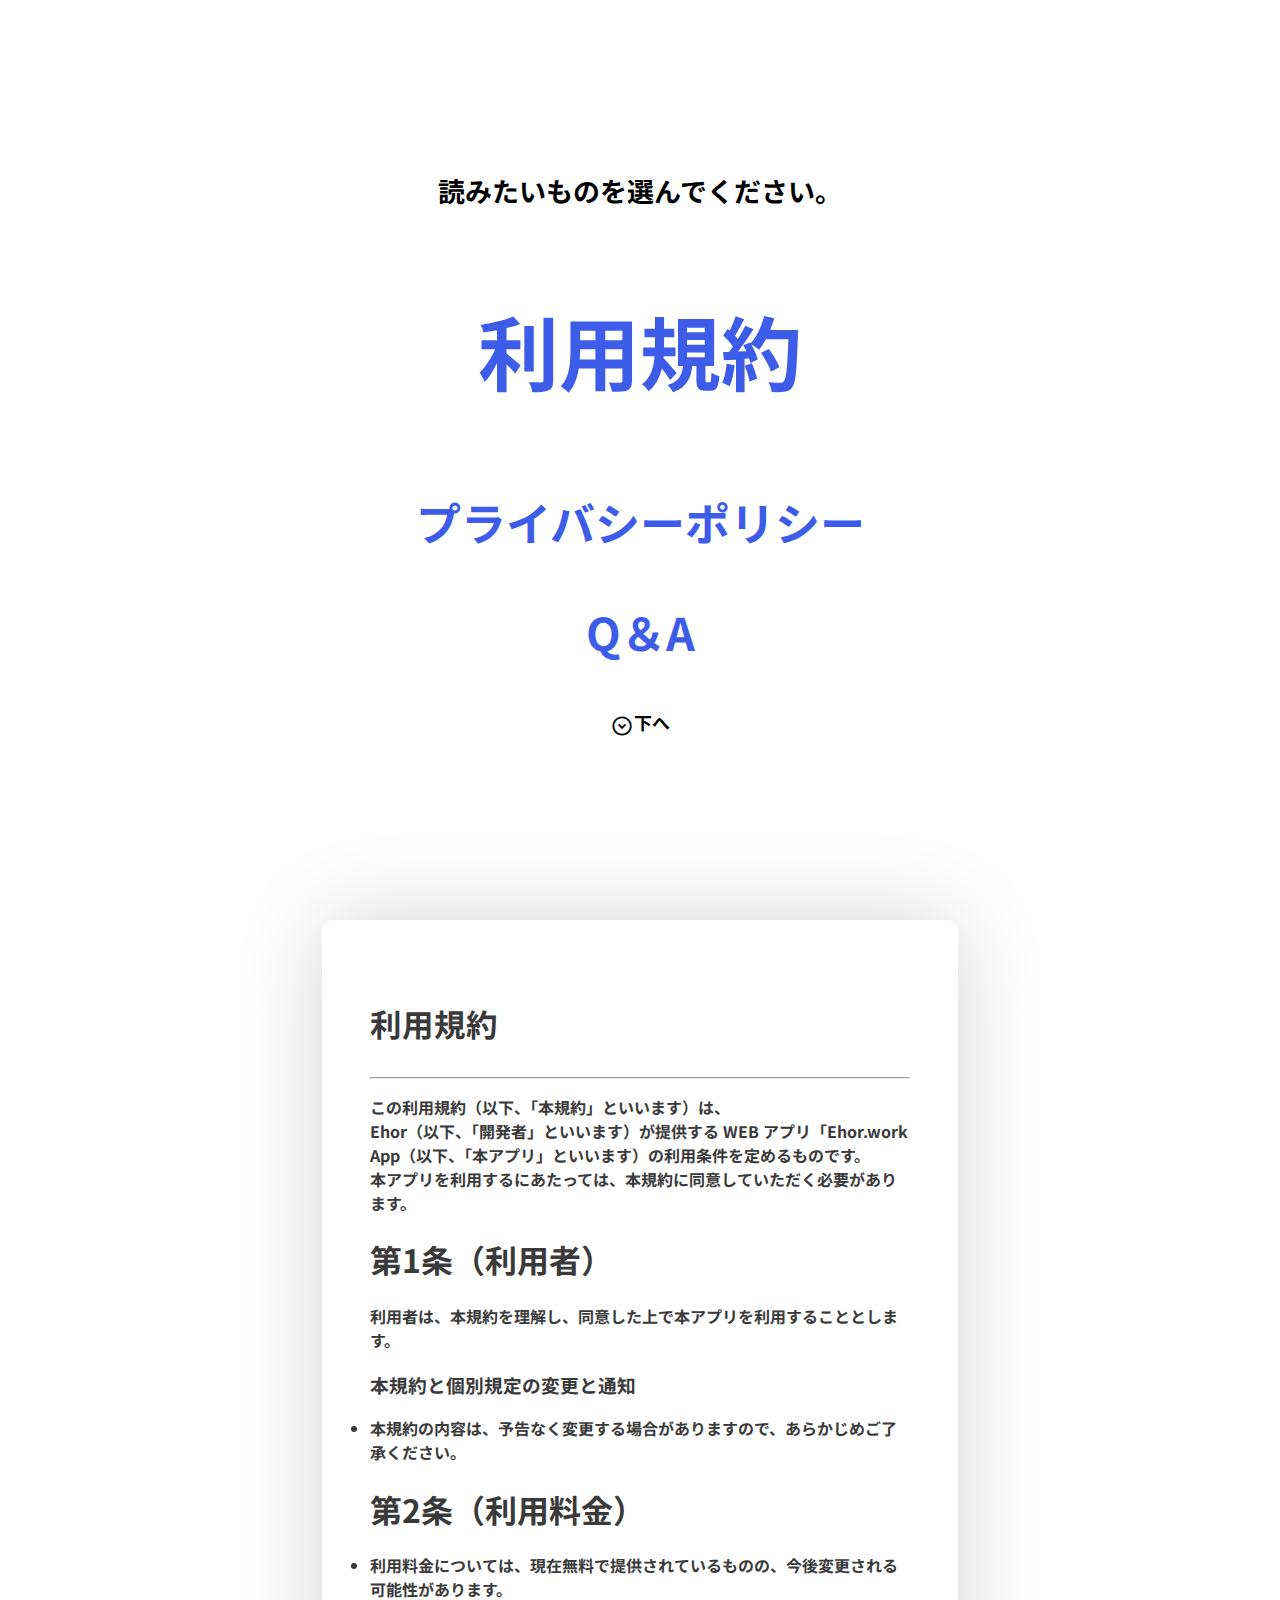
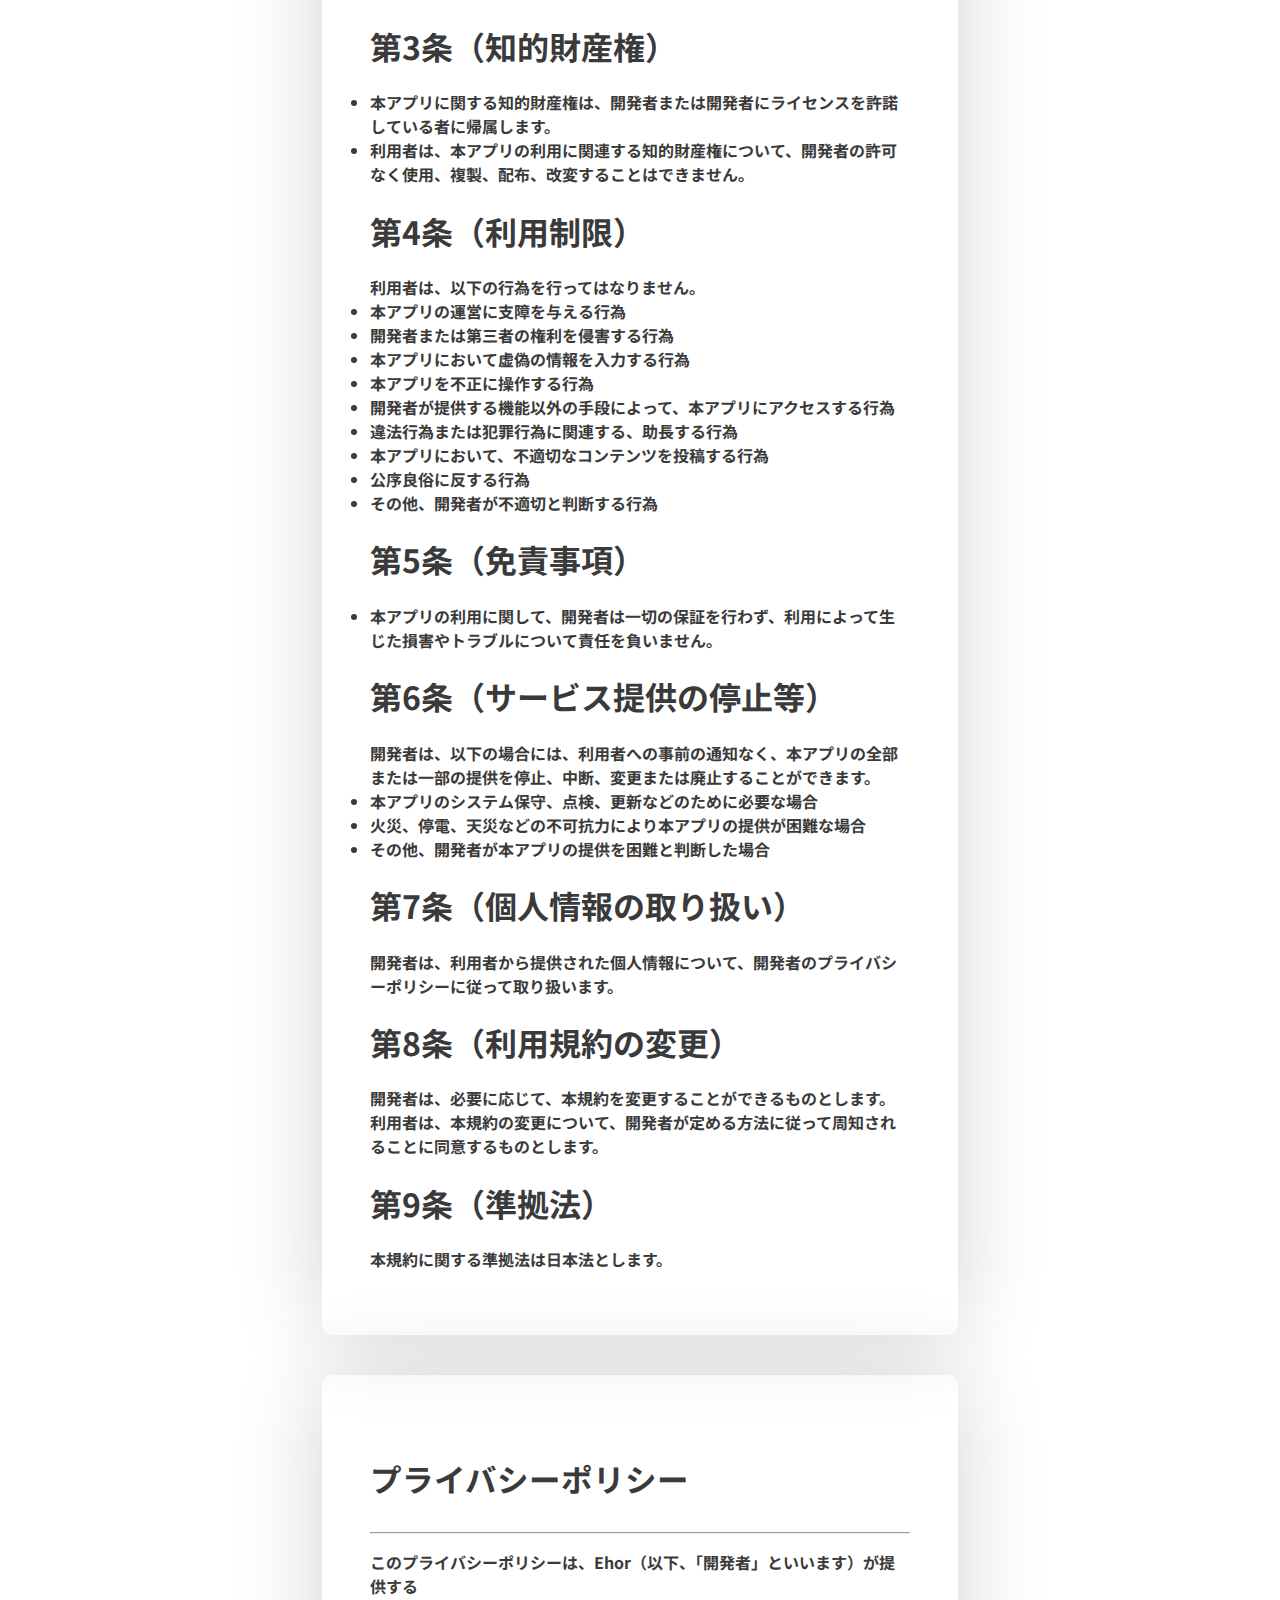
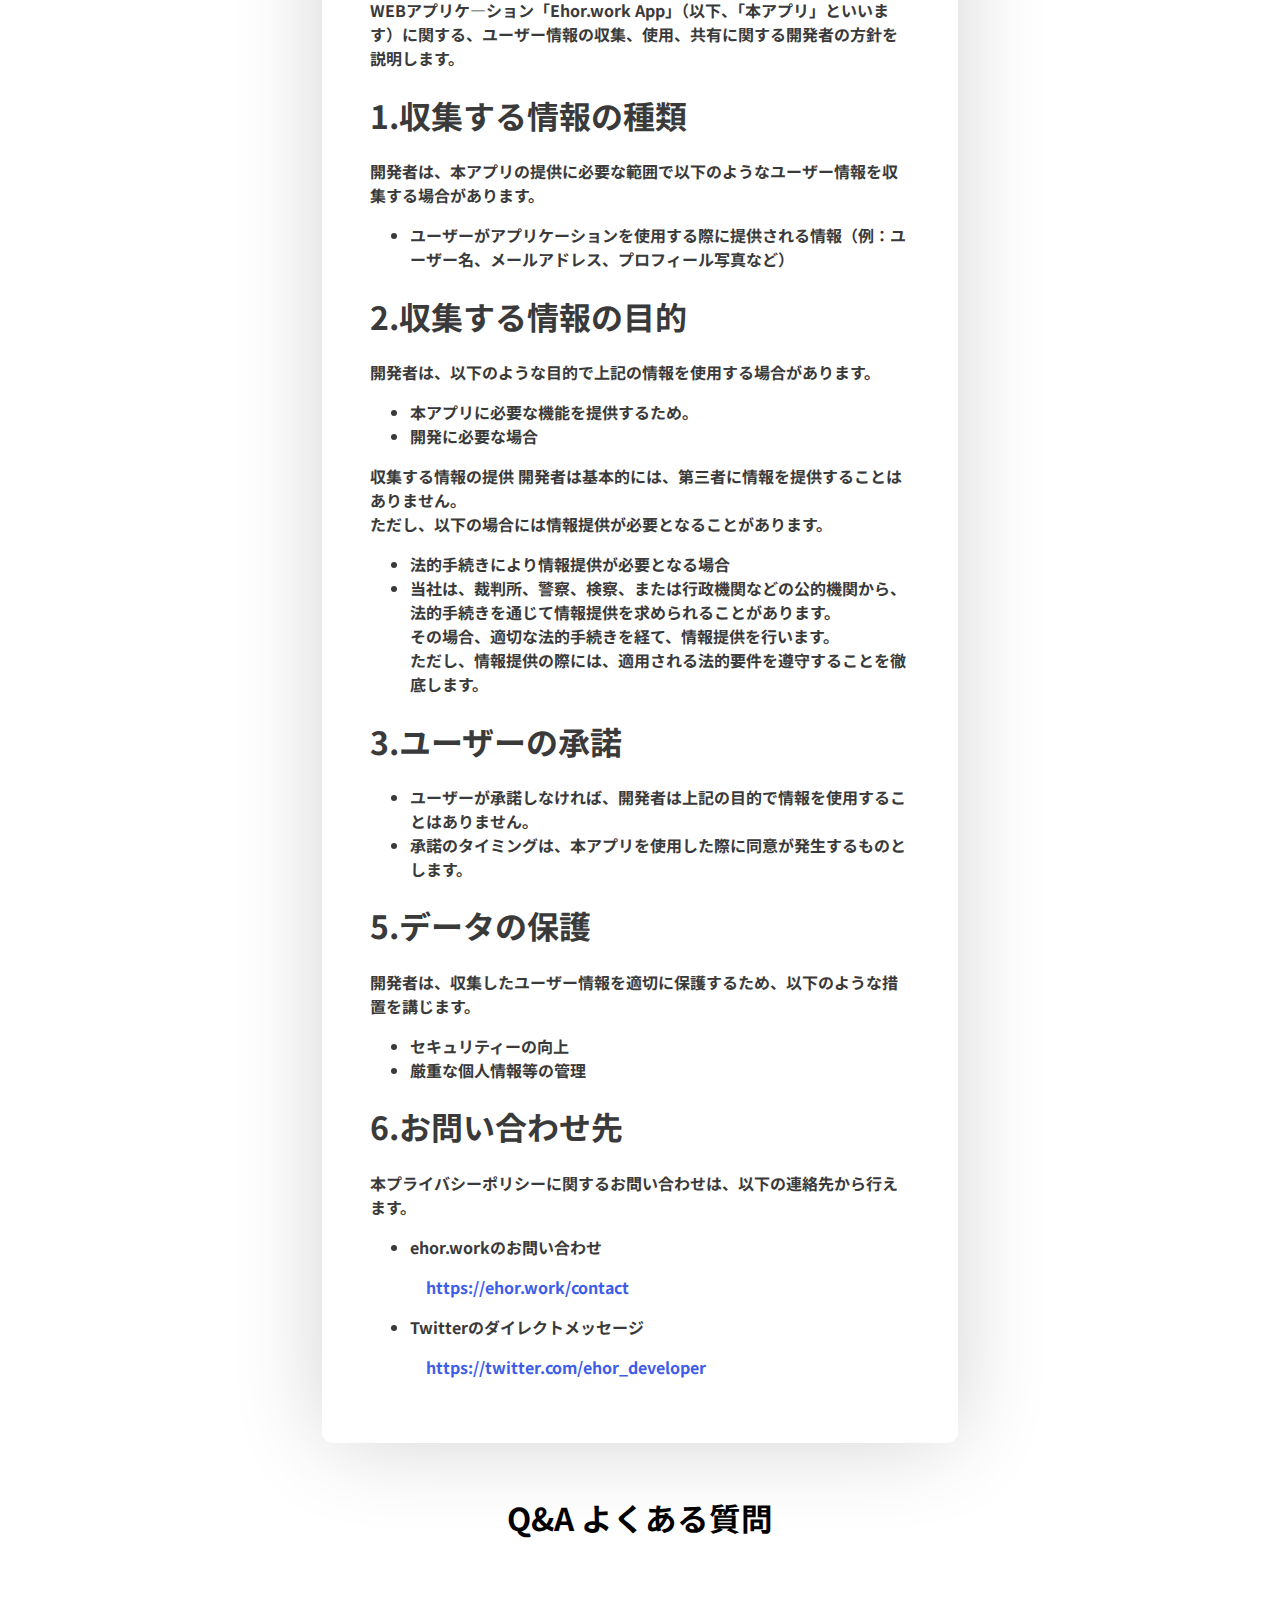
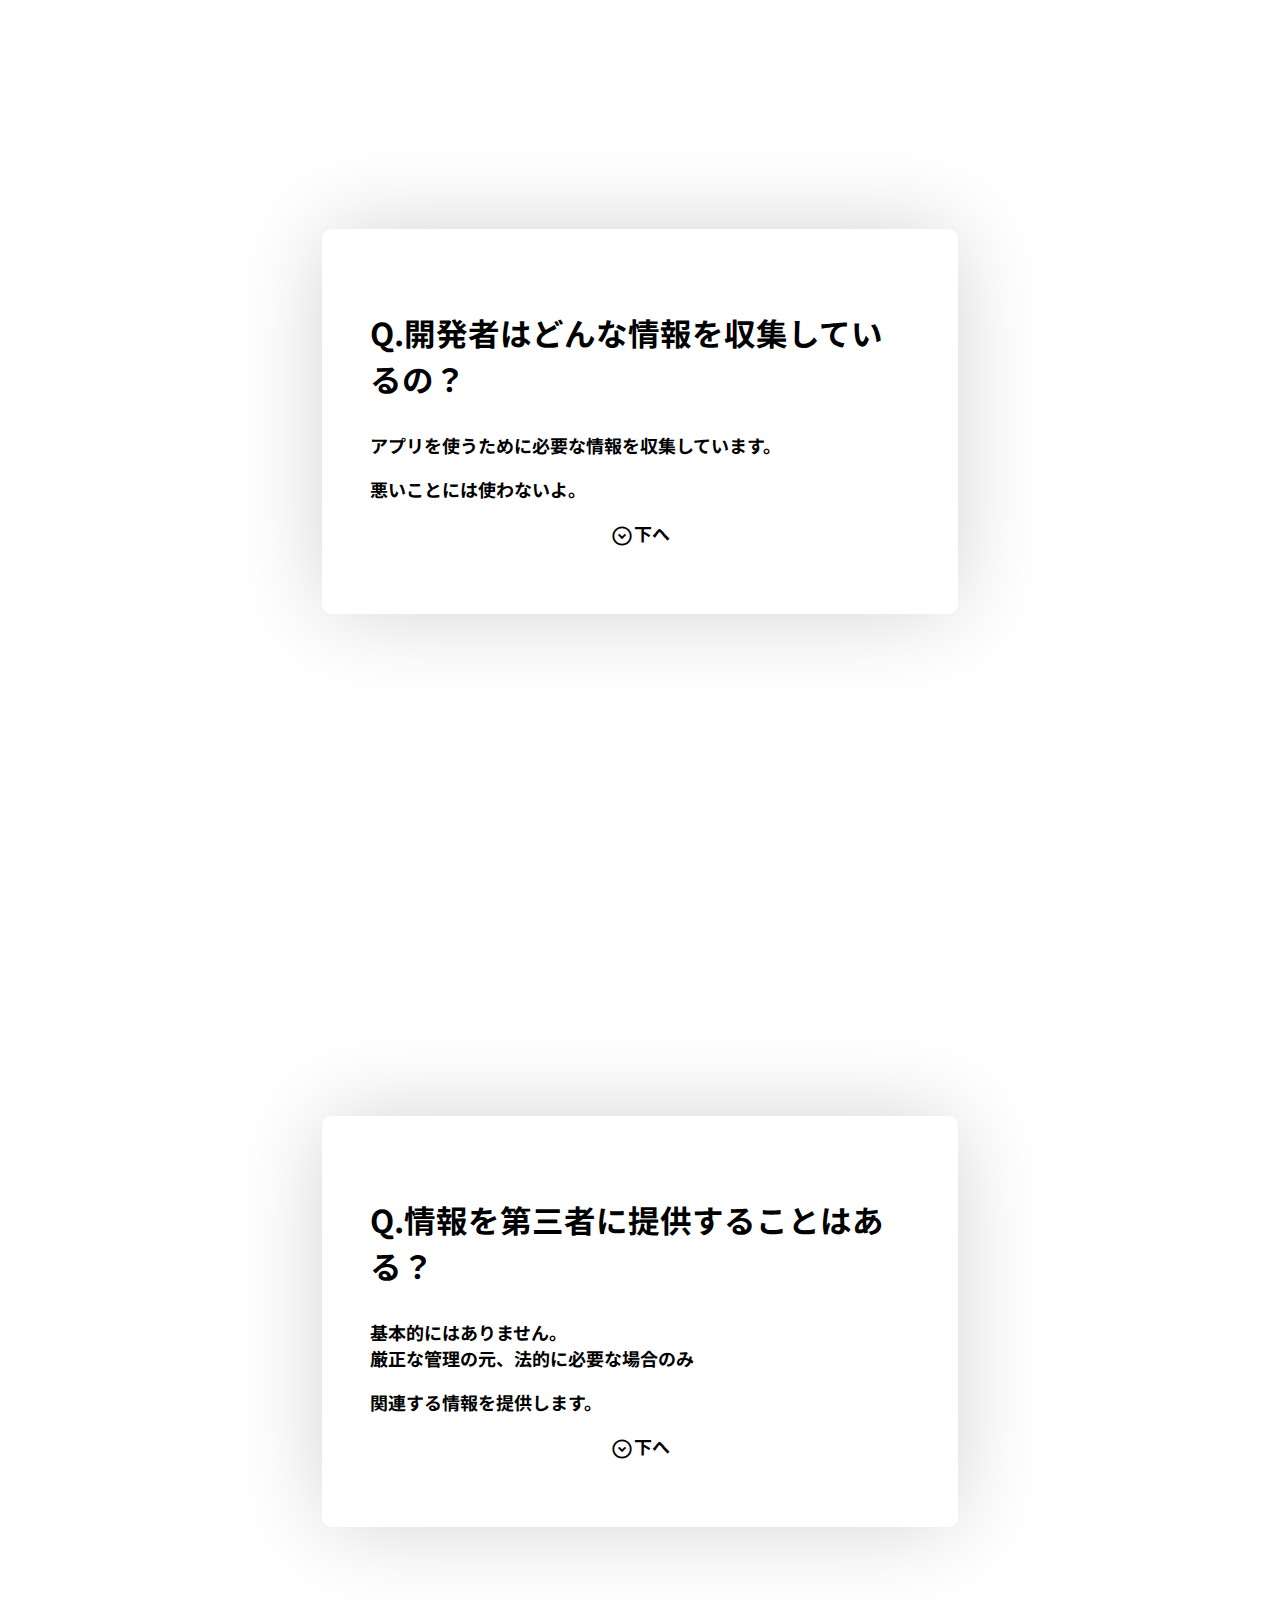
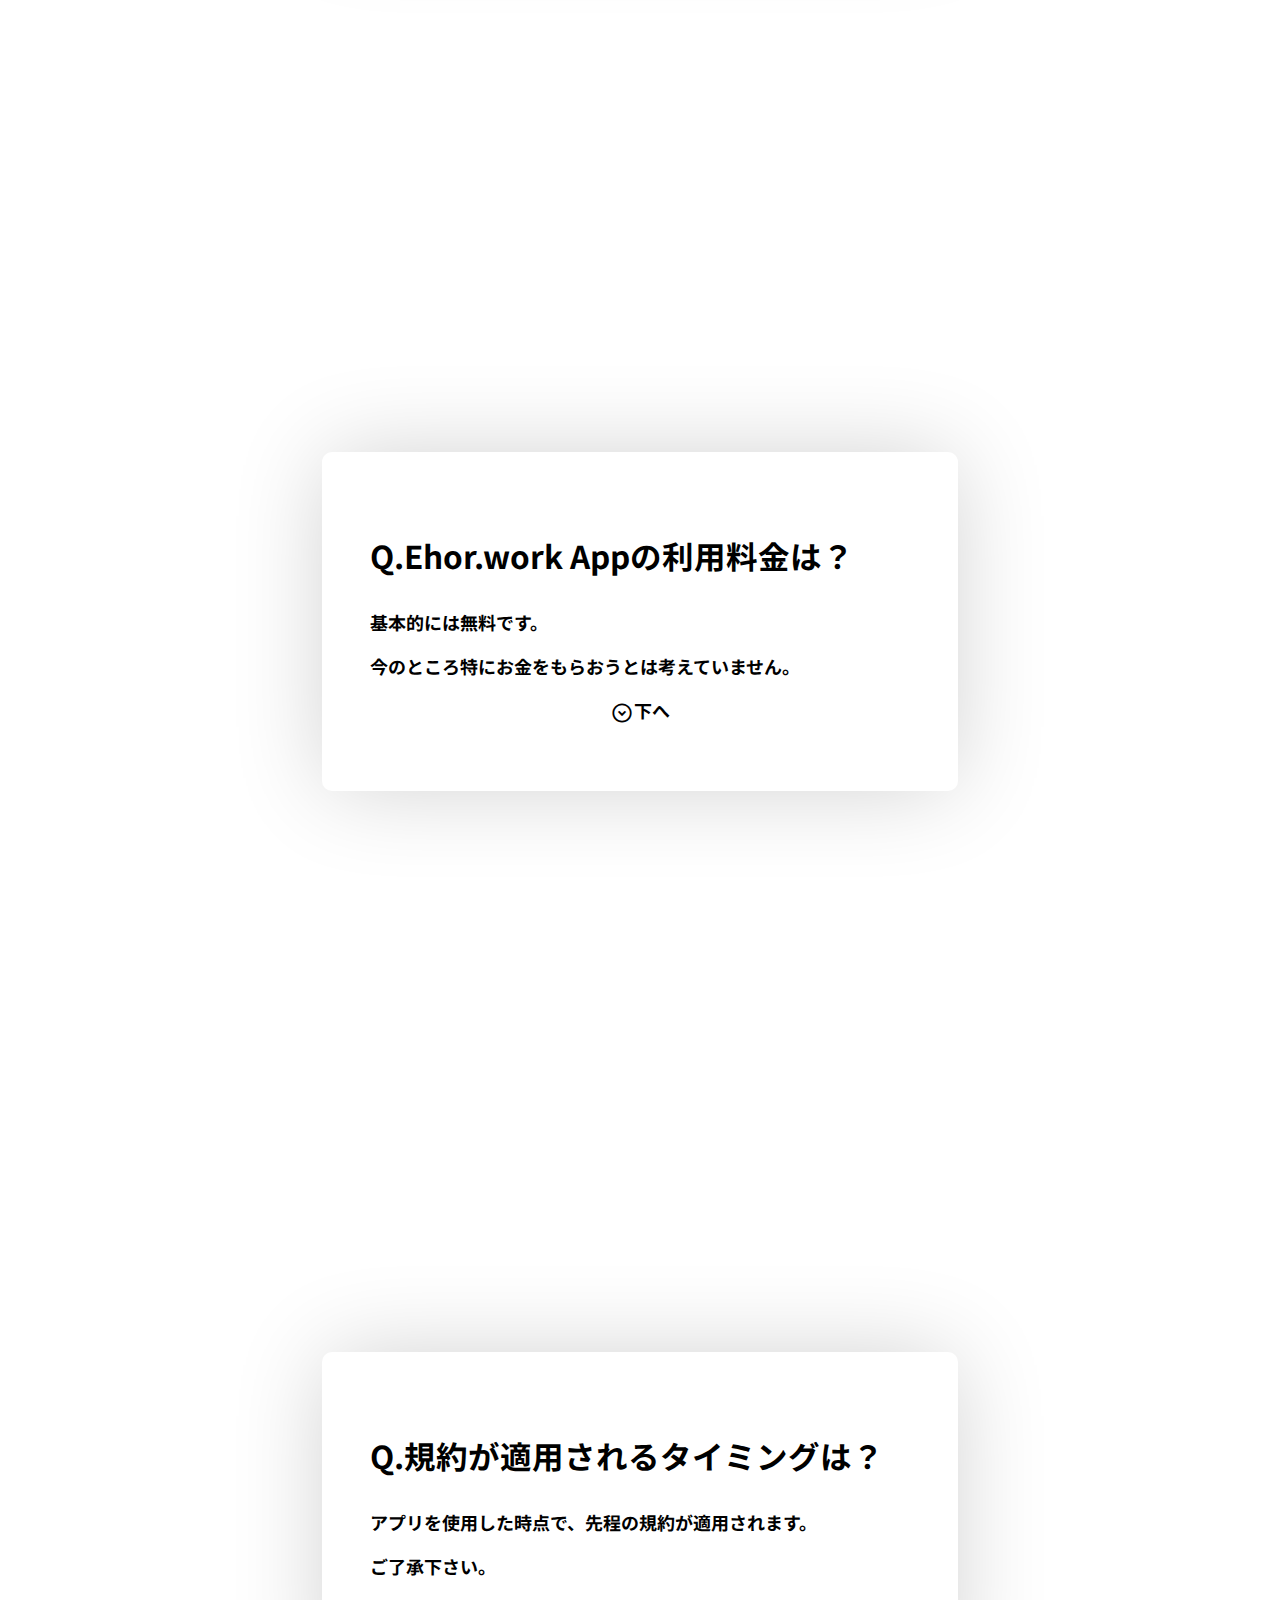
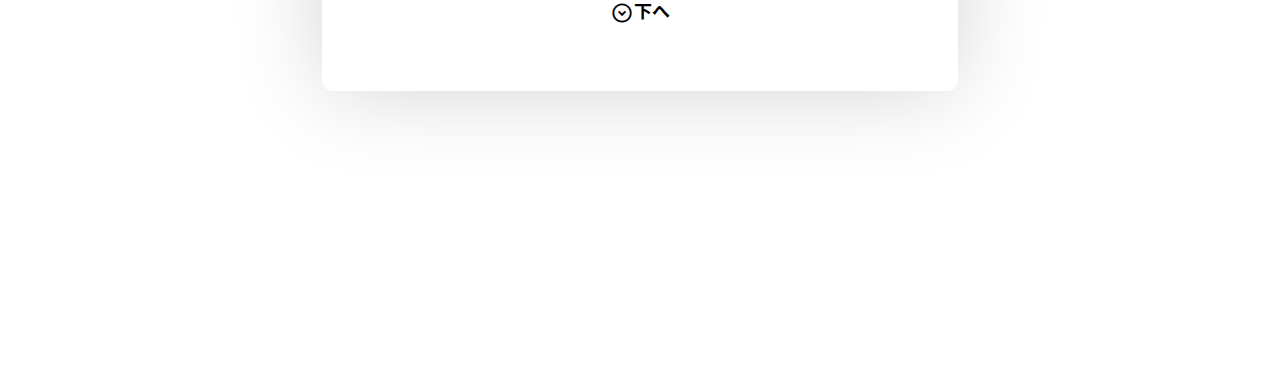
<file: user-policy.html>
<!DOCTYPE html>
<html>

<head>
    <noscript>
        <div style="background-color: rgb(255, 255, 255); min-height: 110vh;">
            <h1>エラー</h1>
            <h3>Javascriptを有効にしてください。<br></h3>
        </div>
        <style>
            body {
                scrollbar-width: none;
                -ms-overflow-style: none;
                overflow: hidden;
            }
        </style>
    </noscript>
    <meta charset="UTF-8">
    <meta name="viewport" content="width=device-width, initial-scale=1">
    <link rel="preconnect" href="https://fonts.googleapis.com">
    <link rel="preconnect" href="https://fonts.gstatic.com" crossorigin>
    <link href="https://fonts.googleapis.com/css2?family=Noto+Sans+JP:wght@100;300;400;500;700;900&display=swap"
        rel="stylesheet">
    <title>Ehor.work｜Ehorのホームページ</title>
    <meta name="description" content="えほが自身で制作したホームページになります。<br>私はいろいろな便利ツールや、WEBアプリなどを制作しています。<br>
    制作したWEBアプリなどはこのサイトで見ることができます。<br>" />
    <link rel="stylesheet"
        href="https://fonts.googleapis.com/css2?family=Material+Symbols+Outlined:opsz,wght,FILL,GRAD@20..48,100..700,0..1,-50..200" />
    <script src="https://code.jquery.com/jquery-3.6.3.js"
        integrity="sha256-nQLuAZGRRcILA+6dMBOvcRh5Pe310sBpanc6+QBmyVM=" crossorigin="anonymous"></script>
    <meta property="og:type" content="website" />
    <meta property="og:title" content="えほ.work" />
    <meta property="og:image" content="img/icon.png" />
    <meta property="og:url" content="https://ehor.work" />
    <meta property="og:site_name" content="Ehor｜公式WEBサイト" />
    <meta property="og:description" content="えほが自身で制作したホームページになります。<br>私はいろいろな便利ツールや、WEBアプリなどを制作しています。<br>
        制作したWEBアプリなどはこのサイトで見ることができます。<br>" />

    <meta name="robots" content="noarchive">

    <link rel="shortcut icon" href="img/favicon.ico">
    <link rel="stylesheet" type="text/css" href="css/style.css">
</head>
<div id="header" style="background-color: --main-text;"></div>


<body>
    <div class="hero anim">
        <div class="center">
            <p style="font-size: 3vh;  animation: bg 2.6s cubic-bezier(0.22, 1, 0.36, 1) forwards;" class="bold">
                読みたいものを選んでください。<br></p>
            <p style="font-size: 9vh; color: rgb(49, 49, 49);  animation: bg 2.6s cubic-bezier(0.22, 1, 0.36, 1) forwards;"
                class="bold"><a href="#user-policy">利用規約</a></p>
            <p style="font-size: 5vh; color: rgb(49, 49, 49);  animation: bg 2.6s cubic-bezier(0.22, 1, 0.36, 1) forwards;"
                class="bold"><a href="#privacy-policy">プライバシーポリシー</p></a>
            <p style="font-size: 5vh; color: rgb(49, 49, 49);  animation: bg 2.6s cubic-bezier(0.22, 1, 0.36, 1) forwards;"
                class="bold"><a href="#q&a">Q＆A</p></a>
            <p style="font-size: 2vh; animation: bg 2.6s cubic-bezier(0.22, 1, 0.36, 1) forwards;" class="bold">
                <span class="material-symbols-outlined">
                    expand_circle_down
                </span>下へ</p>
        </div>
    </div>
    <section id="user-policy">
        <div class="container">
            <div class="mokuji hero fade_anm-up bold">
                <div class="box">
                    <p style="font-size: 3.5vh; text-align: left;">利用規約</p>
                    <hr>
                    <p style="text-align: left;">この利用規約（以下、「本規約」といいます）は、<br>Ehor（以下、「開発者」といいます）が提供する WEB アプリ「Ehor.work
                        App（以下、「本アプリ」といいます）の利用条件を定めるものです。<br>本アプリを利用するにあたっては、本規約に同意していただく必要があります。<br>

                        <h1>第1条（利用者）</h1>

                        利用者は、本規約を理解し、同意した上で本アプリを利用することとします。<br>

                        <h3>本規約と個別規定の変更と通知</h3>

                        <li>本規約の内容は、予告なく変更する場合がありますので、あらかじめご了承ください。<br>

                            <h1>第2条（利用料金）</h1>

                        <li>利用料金については、現在無料で提供されているものの、今後変更される可能性があります。<br>

                            <h1>第3条（知的財産権）</h1>

                        <li>本アプリに関する知的財産権は、開発者または開発者にライセンスを許諾している者に帰属します。<br>

                        <li>利用者は、本アプリの利用に関連する知的財産権について、開発者の許可なく使用、複製、配布、改変することはできません。<br>

                            <h1>第4条（利用制限）</h1>

                            利用者は、以下の行為を行ってはなりません。<br>

                        <li>本アプリの運営に支障を与える行為
                        <li>開発者または第三者の権利を侵害する行為
                        <li>本アプリにおいて虚偽の情報を入力する行為
                        <li>本アプリを不正に操作する行為
                        <li>開発者が提供する機能以外の手段によって、本アプリにアクセスする行為
                        <li>違法行為または犯罪行為に関連する、助長する行為
                        <li>本アプリにおいて、不適切なコンテンツを投稿する行為
                        <li>公序良俗に反する行為
                        <li>その他、開発者が不適切と判断する行為

                            <h1>第5条（免責事項）</h1>

                        <li>本アプリの利用に関して、開発者は一切の保証を行わず、利用によって生じた損害やトラブルについて責任を負いません。<br>


                            <h1>第6条（サービス提供の停止等）</h1>

                            開発者は、以下の場合には、利用者への事前の通知なく、本アプリの全部または一部の提供を停止、中断、変更または廃止することができます。<br>

                        <li>本アプリのシステム保守、点検、更新などのために必要な場合
                        <li>火災、停電、天災などの不可抗力により本アプリの提供が困難な場合
                        <li>その他、開発者が本アプリの提供を困難と判断した場合

                            <h1>第7条（個人情報の取り扱い）</h1>

                            開発者は、利用者から提供された個人情報について、開発者のプライバシーポリシーに従って取り扱います。<br>

                            <h1>第8条（利用規約の変更）</h1>

                            開発者は、必要に応じて、本規約を変更することができるものとします。<br>利用者は、本規約の変更について、開発者が定める方法に従って周知されることに同意するものとします。<br>

                            <h1>第9条（準拠法）</h1>

                            本規約に関する準拠法は日本法とします。<br>
                    </p>
                    </p>
                </div>
            </div>
        </div>
    </section>
    <section id="privacy-policy">
        <div class="container">
            <div class="mokuji hero fade_anm-up bold">
                <div class="box">
                    <p style="font-size: 3.5vh; text-align: left;">プライバシーポリシー</p>
                    <hr>
                    <p style="text-align: left;">このプライバシーポリシーは、Ehor（以下、「開発者」といいます）が提供する<br>WEBアプリケ―ション「Ehor.work
                        App」（以下、「本アプリ」といいます）に関する、ユーザー情報の収集、使用、共有に関する開発者の方針を説明します。<br>



                        <h1>1.収集する情報の種類</h1>

                        開発者は、本アプリの提供に必要な範囲で以下のようなユーザー情報を収集する場合があります。<br>
                        <ul>
                            <li>ユーザーがアプリケーションを使用する際に提供される情報（例：ユーザー名、メールアドレス、プロフィール写真など）</li>
                        </ul>
                        <h1>2.収集する情報の目的</h1>

                        開発者は、以下のような目的で上記の情報を使用する場合があります。<br>
                        <ul>
                            <li>本アプリに必要な機能を提供するため。<br>
                            <li>開発に必要な場合
                        </ul>
                        収集する情報の提供
                        開発者は基本的には、第三者に情報を提供することはありません。<br>ただし、以下の場合には情報提供が必要となることがあります。<br>
                        <ul>
                            <li>法的手続きにより情報提供が必要となる場合

                            <li>当社は、裁判所、警察、検察、または行政機関などの公的機関から、法的手続きを通じて情報提供を求められることがあります。<br>その場合、適切な法的手続きを経て、情報提供を行います。<br>ただし、情報提供の際には、適用される法的要件を遵守することを徹底します。<br>
                        </ul>

                        <h1>3.ユーザーの承諾</h1>
                        <ul>
                            <li>ユーザーが承諾しなければ、開発者は上記の目的で情報を使用することはありません。<br>
                            <li>承諾のタイミングは、本アプリを使用した際に同意が発生するものとします。<br>
                        </ul>

                        <h1>5.データの保護</h1>

                        開発者は、収集したユーザー情報を適切に保護するため、以下のような措置を講じます。<br>
                        <ul>
                            <li>セキュリティーの向上
                            <li>厳重な個人情報等の管理
                        </ul>
                        <h1> 6.お問い合わせ先</h1>
                        本プライバシーポリシーに関するお問い合わせは、以下の連絡先から行えます。<br>
                        <ul>
                            <li>ehor.workのお問い合わせ<a href="https://ehor.work/contact">https://ehor.work/contact</a>
                            <li>Twitterのダイレクトメッセージ<a href="https://twitter.com/ehor_developer">
                                    https://twitter.com/ehor_developer</a>
                        </ul>
                    </p>
                </div>
            </div>
        </div>
    </section>
    <div class="container">
        <section id="q&a">
            <p style="font-size: 3.5vh; text-align: center;" class="bold">Q&A よくある質問</p>
            <div class="bold">
                <div class="hero fade_anm-up bold">
                    <div class="box">
                        <p style="font-size: 3.5vh; text-align: left;">Q.開発者はどんな情報を収集しているの？</p>
                        <p style="font-size: 2vh; text-align: left;">アプリを使うために必要な情報を収集しています。<br></p>
                        <p style="font-size: 2vh; text-align: left;">悪いことには使わないよ。<br></p>
                        <p style="font-size: 2vh; animation: bg 2.6s cubic-bezier(0.22, 1, 0.36, 1) forwards;"
                            class="bold">
                            <span class="material-symbols-outlined">
                                expand_circle_down
                            </span>下へ</p>
                    </div>
                </div>
                <div class="hero fade_anm-up bold">
                    <div class="box">
                        <p style="font-size: 3.5vh; text-align: left;">Q.情報を第三者に提供することはある？</p>
                        <p style="font-size: 2vh; text-align: left;">基本的にはありません。<br>厳正な管理の元、法的に必要な場合のみ</p>
                        <p style="font-size: 2vh; text-align: left;">関連する情報を提供します。<br></p>
                        <p style="font-size: 2vh; animation: bg 2.6s cubic-bezier(0.22, 1, 0.36, 1) forwards;"
                            class="bold">
                            <span class="material-symbols-outlined">
                                expand_circle_down
                            </span>下へ</p>
                    </div>
                </div>
                <div class="hero fade_anm-up bold">
                    <div class="box">
                        <p style="font-size: 3.5vh; text-align: left;">Q.Ehor.work Appの利用料金は？</p>
                        <p style="font-size: 2vh; text-align: left;">基本的には無料です。<br></p>
                        <p style="font-size: 2vh; text-align: left;">今のところ特にお金をもらおうとは考えていません。<br></p>
                        <p style="font-size: 2vh; animation: bg 2.6s cubic-bezier(0.22, 1, 0.36, 1) forwards;"
                            class="bold">
                            <span class="material-symbols-outlined">
                                expand_circle_down
                            </span>下へ</p>
                    </div>
                </div>
                <div class="hero fade_anm-up bold">
                    <div class="box">
                        <p style="font-size: 3.5vh; text-align: left;">Q.規約が適用されるタイミングは？</p>
                        <p style="font-size: 2vh; text-align: left;">アプリを使用した時点で、先程の規約が適用されます。<br></p>
                        <p style="font-size: 2vh; text-align: left;">ご了承下さい。<br></p>
                        <p style="font-size: 2vh; animation: bg 2.6s cubic-bezier(0.22, 1, 0.36, 1) forwards;"
                            class="bold">
                            <span class="material-symbols-outlined">
                                expand_circle_down
                            </span>下へ</p>
                    </div>
                </div>

        </section>
    </div>
    </div>
    </div>



</body>

</html>
<script src="js/header.js"></script>
<script src="js/anm.js"></script>
</file>
<file: css/style.css>
/*Default CSS*/
html {
    font-family: "Noto Sans JP", sans-serif !important;
    -webkit-user-select: none;
    -moz-user-select: none;
    -ms-user-select: none;
    user-select: none;
    scroll-behavior: smooth;
}

body {
    margin: 0;
    width: 100%;
    font-family: "Noto Sans JP", sans-serif !important;
}

.center {
    text-align: center;
}

.bold {
    font-family: "Noto Sans JP", sans-serif !important;
    font-weight: bold;
}
a{
    color: rgb(61, 93, 233);
    text-decoration: none;
}
.button {
    color: #fff;
    text-align: center;
    border-radius: 50pt;
    padding: 0.5em 1em 0.5em 1em;
    text-decoration: none;
    display: inline-block;
    margin-top: 1em;
}

.hero {
    width: auto;
    min-height: 100vh;
    display: flex;
    justify-content: center;
    align-items: center;
}

.hover:hover {
    color: #e61359;
    transition: 0.3s ease-out;
}

.box {
    box-shadow: 0px 0px 95px -5px #cfcfcf;
    border-radius: 10px;
    margin: 1.25rem;
    padding: 3rem;
    width: 60vh;
    justify-content: center;
    flex-wrap: wrap;
}

.container {
    flex-grow: 1;
    margin: 0 auto;
    position: relative;
    width: auto;
}

/*element CSS*/
.akihabara {
    background-image: url("../img/akihabara.png");
    width: 100%;
    color: #fff;
    text-shadow: 1px 1px 10px #444;

}
#timer,#message{
    color: #474747;
    text-shadow: 1px 1px 30px #fffb00;
}
#message{
    font-size: 3.6vh;
}
.time{
    margin-left: 1em;
    font-size: 3.6vh;
}
.hero p {
    text-align: center;
}

.icon {
    width: 10vh;
    border-radius: 50%;
    vertical-align: middle;
    text-align: center;
    justify-content: center;
    align-items: center;

}
.mokuji{
    color: rgb(58, 58, 58);
}
.mokuji a{
    display: block;
    margin: 1em;
    text-decoration: none;
}

.anim {
    animation: fade 1s forwards;
}

.comment {
    margin: 0 auto 40px;
    width: 100%;
    font-size: 24px;
    text-align: center;
    overflow: hidden;

}

.comment ul {
    margin: 0;
    display: inline-block;
    padding-left: 100%;
    white-space: nowrap;
    line-height: 1em;
    color: #fff;
    box-shadow: #404040;
    animation: scrollcomment 15s linear infinite;
    text-shadow: 1px 1px 4px #000000;
}

.comment ul li {
    display: flex;
}

/*Animation CSS*/
.fade_anm {
    opacity: 0;
    transition-duration: 500ms;
    transition-property: opacity, transform;
}

.sc_anm {
    opacity: 1;
    transform: translate(0, 0);
}

@keyframes build-up {
    0% {
        transform: scale(0.4);
        opacity: 0;
    }

    100% {
        opacity: 1;
        transform: scale(1);
    }
}

@keyframes fade {
    0% {
        opacity: 0;
    }

    100% {
        opacity: 1;
    }
}

@keyframes scrollcomment {
    0% {
        transform: translateX(0)
    }

    100% {
        transform: translateX(-100%)
    }
}

/*header*/


@media screen and (min-width:681px) {
    nav {
        display: block !important;
    }
}

.headers {
    top: 0;
    width: 100%;
    height: 50px;
    box-shadow: 0px 0px 95px -5px #cfcfcf;
    background-color: rgb(255, 255, 255);
    opacity: 0.9;
    display: flex;
    z-index: 999;
    position: fixed;
}

.headers .back {
    float: left;
    justify-content: space-between;
    margin: 0 auto;
    width: 90%;
    display: flex;
    align-items: center;
    max-width: 1100px;
    background-color: rgb(255, 255, 255);
}

.headers li {
    display: inline-flex;
    align-items: center;
}

.back h3 a {
    color: #e61359;
    display: inline-flex;
    text-decoration: none;
    font-weight: bold;
    text-decoration: none;
    justify-content: center;
    align-items: center;
    font-size: 2.8vh;
}

.headers .navi ul {
    list-style-type: none;
    display: flex;
}

.headers .navi ul li a {
    text-decoration: none;
    font-size: 0.8em;
    align-items: center;
    color: inherit;
    display: inline-flex;
    padding: 6px;
}

.headers .navi ul li a:hover {
    text-decoration: none;
    transition: all 0.1s 0.1s ease;
    color: #f30568;
}

.material-symbols-outlined {
    font-variation-settings:
        "FILL"0,
        "wght"400,
        "GRAD"0,
        "opsz"20;
    display: inline-flex;
    justify-content: center;
    vertical-align: middle;
    align-items: center;
}

@media screen and (max-width:680px) {
    #hamburger {
        display: block;
        z-index: 100;
        height: 30px;
        width: 30px;
        position: relative;
        top: 4px;
    }

    /*hamburger menu close style*/
    #hamburger span {
        display: block;
        height: 4px;
        box-shadow: 0px 0px 95px -5px #cfcfcf;
        -webkit-transition: 0.5s ease-in-out;
        -moz-transition: 0.5s ease-in-out;
        transition: 0.5s ease-in-out;
        background: rgb(49, 49, 49);
        border-radius: 30PX;
        width: 100%;
        left: 0;
        position: absolute;
    }

    #hamburger span:nth-child(1) {
        top: 0px;
    }

    #hamburger span:nth-child(2) {
        top: 10px;
    }

    #hamburger span:nth-child(3) {
        top: 20px;
    }

    .headers .navi {
        display: none;
        position: absolute;
        background: var(--back);
        z-index: 999;
        top: 60px;
        left: 0;
        height: 1040px;
        background-color: rgb(255, 255, 255);
        width: 100%;
    }

    .headers .navi ul {
        justify-content: center;
        align-items: center;
        flex-direction: column;
        display: flex;
        width: 80%;
        display: block;
    }

    .headers .navi ul li {
        text-align: center;
    }


    /* スマートフォン */
    @media only screen and (max-width: 750px) {
        .PC {
            display: none !important;
        }

        .Mobile {
            display: block !important;
        }
    }
}
</file>
